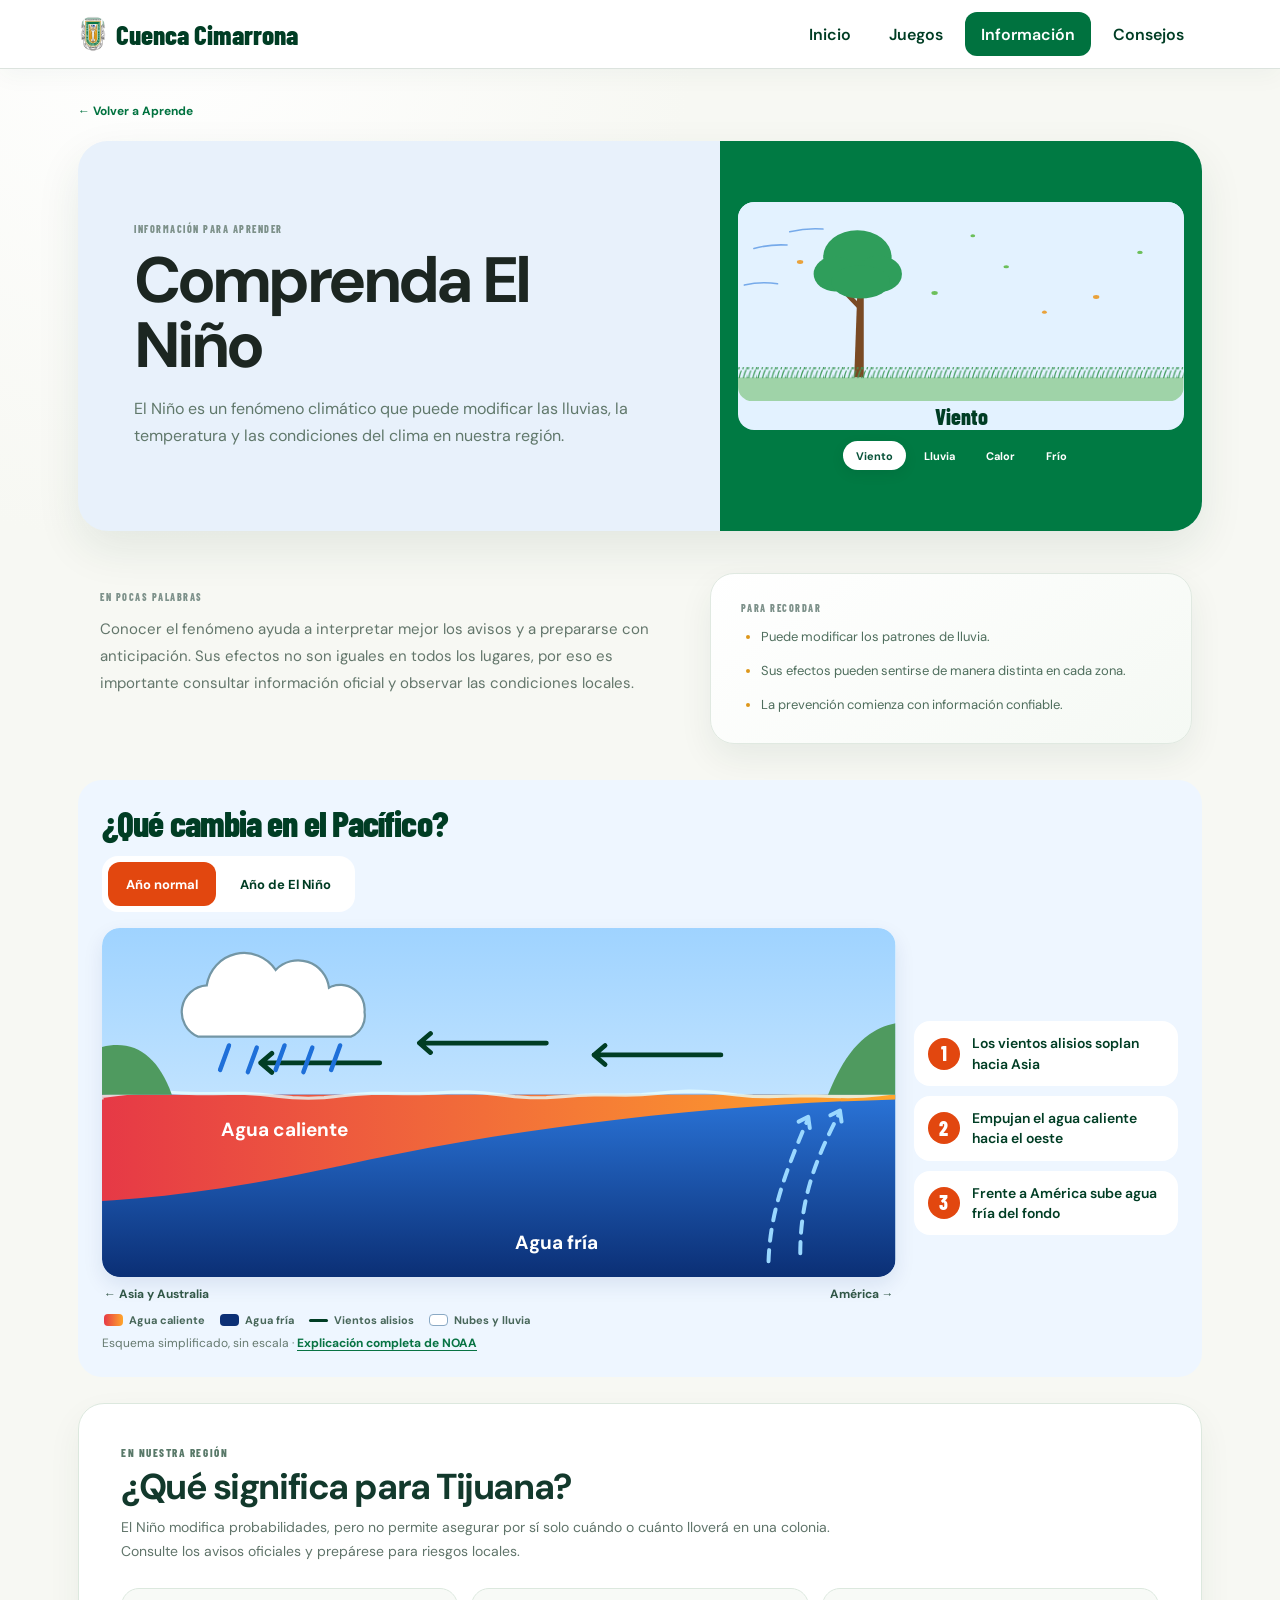
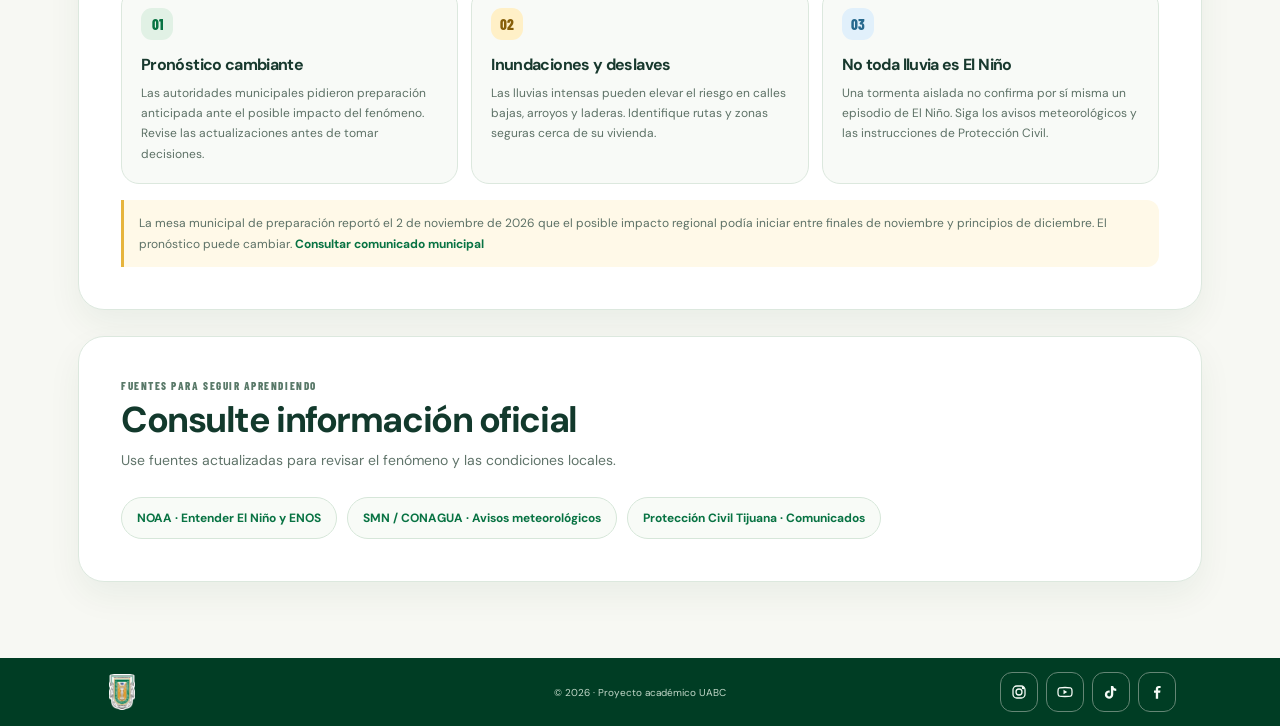
<file: pages/aprende-detalle.html>
<!doctype html>
<html lang="es">
<head>
  <meta charset="utf-8">
  <meta name="viewport" content="width=device-width, initial-scale=1">
  <link rel="icon" type="image/svg+xml" href="../brand/cimarron.svg">
  <title>Información | Cuenca Cimarrona</title>
  <link rel="stylesheet" href="../css/styles.css">
  <link rel="stylesheet" href="../css/interface-refresh.css?v=20261107-9">
  <script src="../js/app.js?v=20261107-6" defer></script>
</head>
<body class="subpage">
  <a class="skip-link" href="#contenido">Saltar al contenido principal</a>
  <header class="site-header"><div class="header-inner">
    <a class="brand" href="../index.html"><img src="../brand/uabc-escudo-menu.png" alt="Escudo UABC" width="26" height="36"><span><strong>CUENCA</strong><b>CIMARRONA</b></span></a>
    <button class="menu-toggle" id="menuToggle" type="button" aria-expanded="false" aria-controls="siteNav">Menú <span>☰</span></button>
    <nav class="site-nav" id="siteNav" aria-label="Navegación principal"><a href="../index.html">Inicio</a><a href="juegos.html">Juegos</a><a href="aprende.html">Aprende</a><a href="recursos.html">Consejos</a></nav>
  </div></header>
  <main class="page-main lesson-detail-page" id="contenido" tabindex="-1">
    <a class="back-link" href="aprende.html">← Volver a Aprende</a>
    <section class="lesson-detail-hero" id="lessonDetail">
      <div class="lesson-detail-copy"><p class="eyebrow">INFORMACIÓN PARA APRENDER</p><h1></h1><p class="detail-intro"></p></div>
      <img src="../assets/images/hero-el-nino.png" alt="Ilustración de una zona urbana durante la lluvia">
    </section>
    <section class="lesson-detail-content"><div><p class="eyebrow">EN POCAS PALABRAS</p><p class="detail-body"></p></div><aside><p class="eyebrow">PARA RECORDAR</p><ul class="detail-points"></ul></aside></section>
    <div class="lesson-topic-content" id="lessonTopicContent"></div>
  </main>
  <footer class="simple-footer"><a href="aprende.html">← Volver a Aprende</a><span>Cuenca Cimarrona · UABC</span></footer>
</body>
</html>
</file>
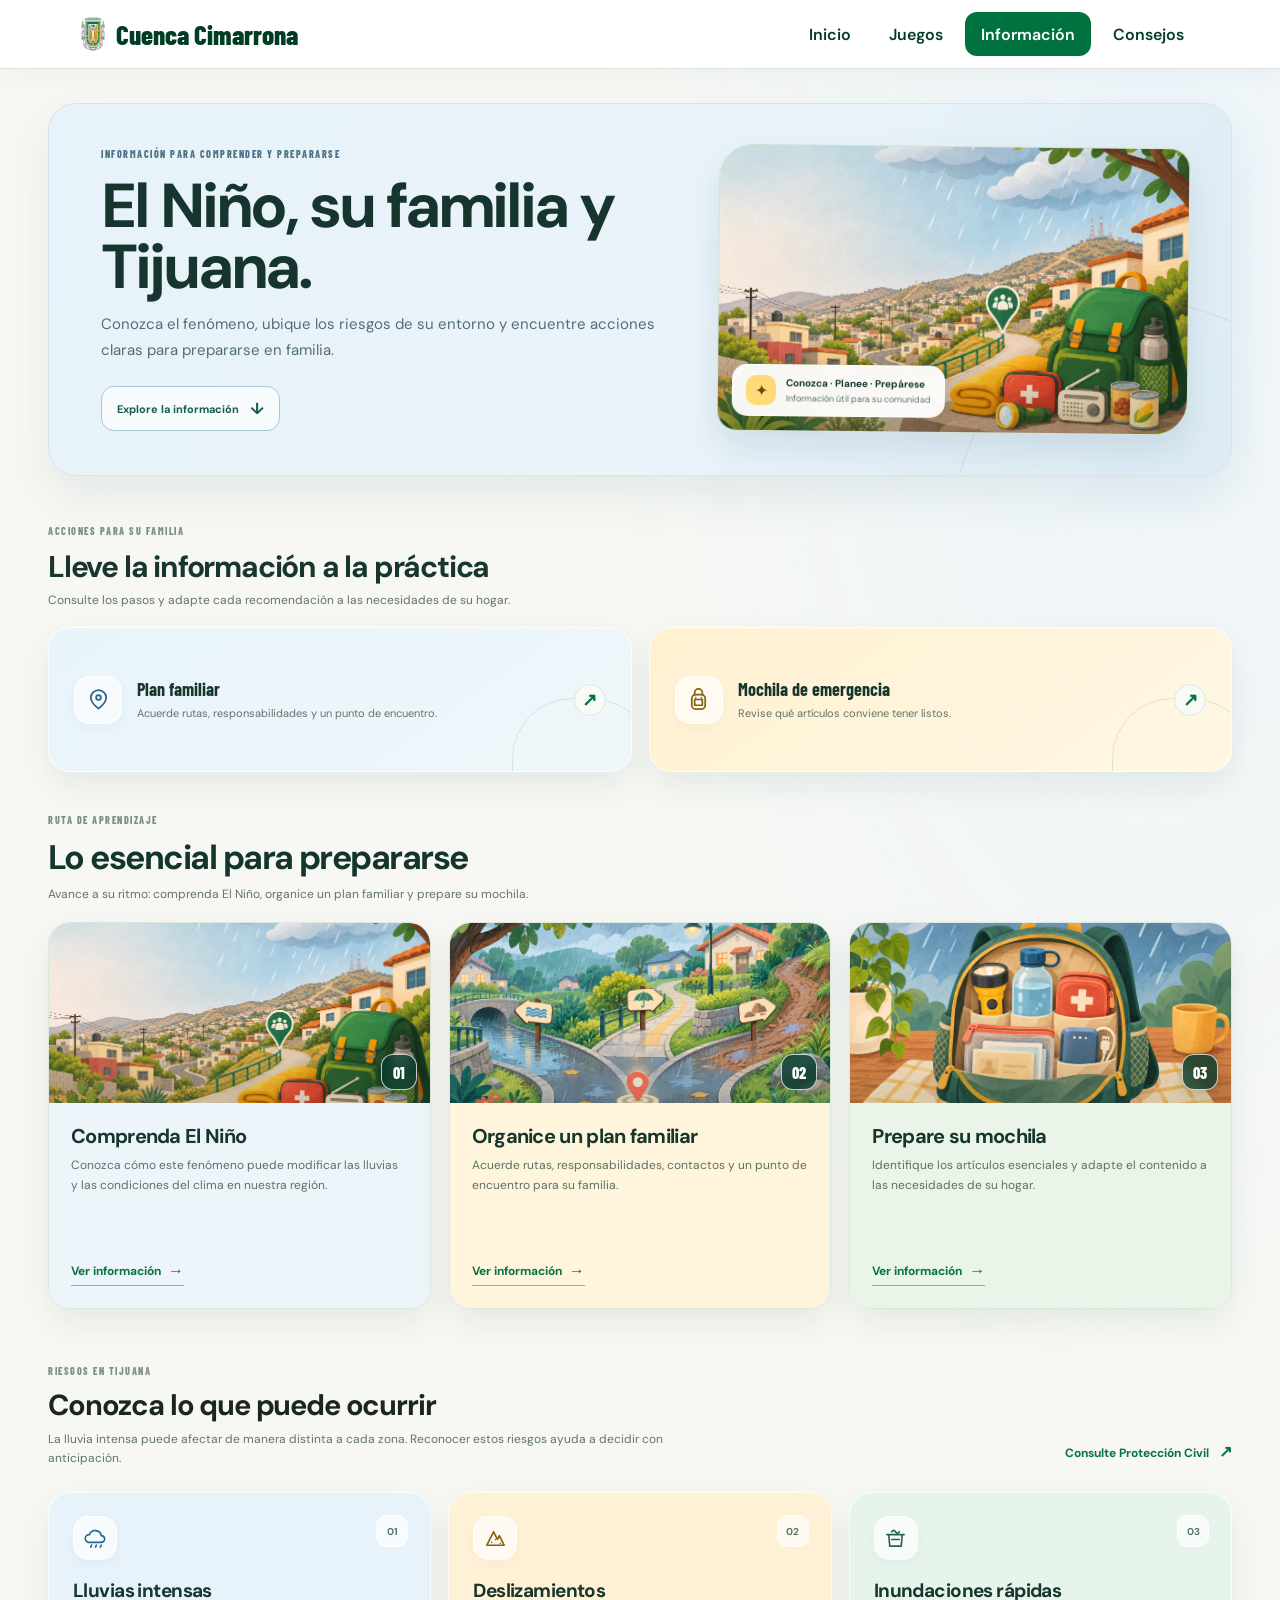
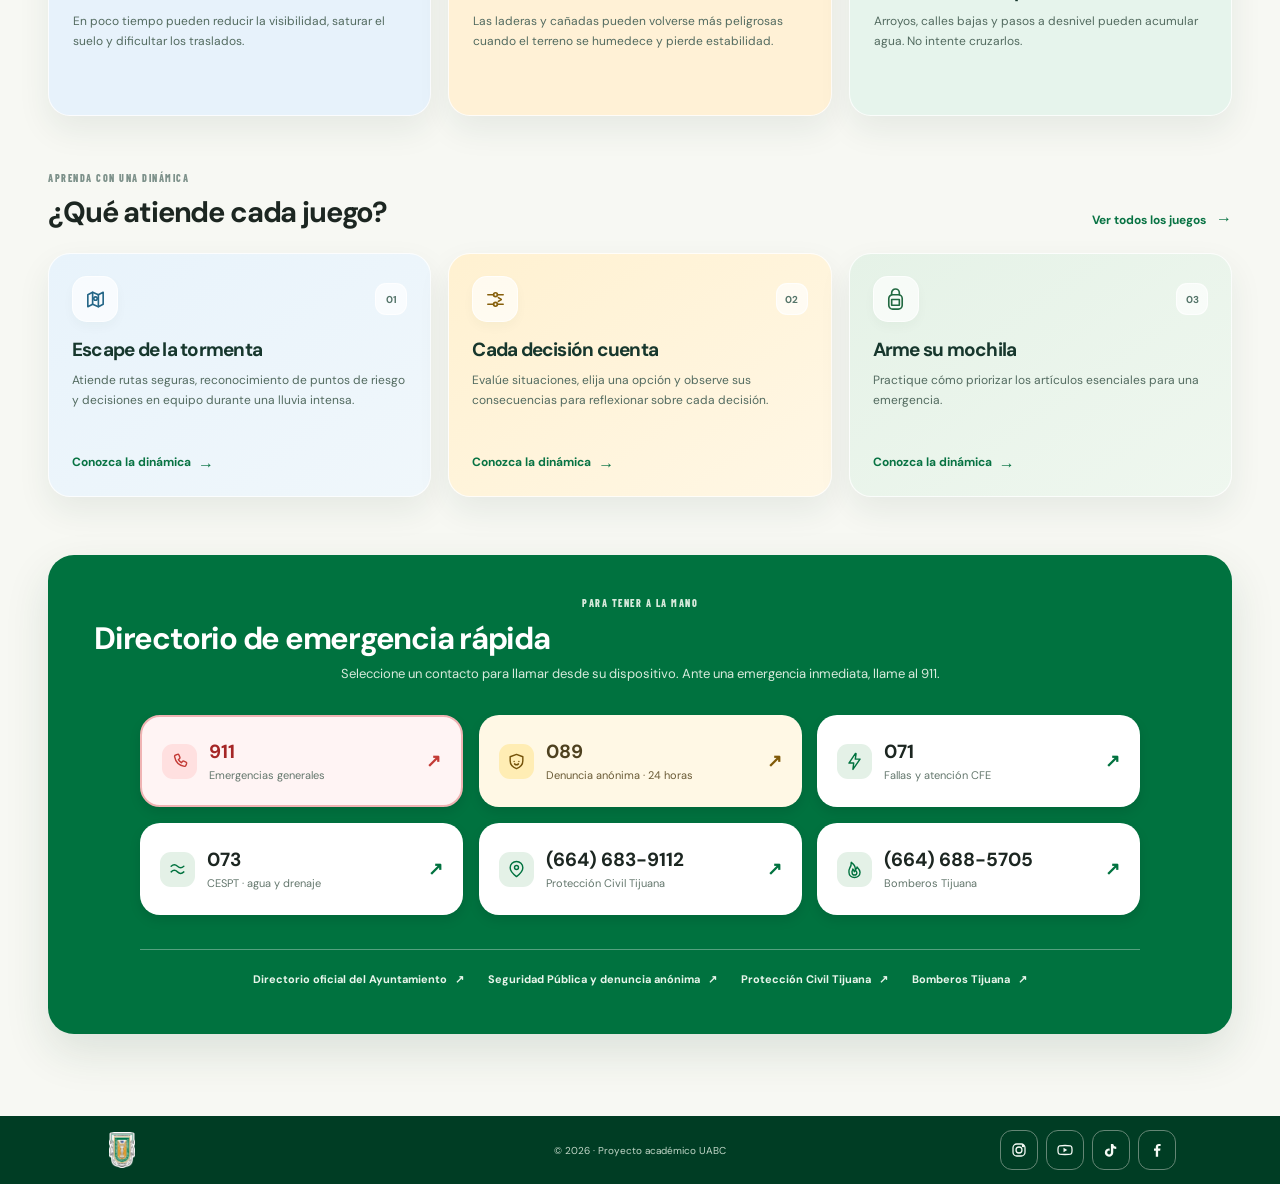
<file: pages/aprende.html>
<!doctype html>
<html lang="es">
<head>
  <meta charset="utf-8">
  <meta name="viewport" content="width=device-width, initial-scale=1">
  <link rel="icon" type="image/svg+xml" href="../brand/cimarron.svg">
  <title>Información | Cuenca Cimarrona</title>
  <link rel="stylesheet" href="../css/styles.css">
  <link rel="stylesheet" href="../css/interface-refresh.css?v=20261107-9">
  <script src="../js/app.js?v=20261107-6" defer></script>
</head>
<body class="subpage information-page">
  <a class="skip-link" href="#contenido">Saltar al contenido principal</a>
  <header class="site-header"><div class="header-inner">
    <a class="brand" href="../index.html"><img src="../brand/uabc-escudo-menu.png" alt="Escudo UABC" width="26" height="36"><span><strong>CUENCA</strong><b>CIMARRONA</b></span></a>
    <button class="menu-toggle" id="menuToggle" type="button" aria-expanded="false" aria-controls="siteNav">Menú <span>☰</span></button>
    <nav class="site-nav" id="siteNav" aria-label="Navegación principal"><a href="../index.html">Inicio</a><a href="juegos.html">Juegos</a><a href="aprende.html">Información</a><a href="recursos.html">Consejos</a></nav>
  </div></header>
  <main class="page-main" id="contenido" tabindex="-1">
    <section class="page-intro tone-blue learn-intro" aria-labelledby="information-title"><div class="learn-intro-copy"><p class="eyebrow">INFORMACIÓN PARA COMPRENDER Y PREPARARSE</p><h1 id="information-title">El Niño, su familia y Tijuana.</h1><p>Conozca el fenómeno, ubique los riesgos de su entorno y encuentre acciones claras para prepararse en familia.</p><a class="learn-intro-link" href="#learning-path">Explore la información <span aria-hidden="true">↓</span></a></div><div class="learn-intro-art"><img src="../assets/images/hero-el-nino.png" alt="Ilustración de Tijuana durante la lluvia, con una ruta segura y artículos de emergencia"><span class="learn-art-note"><i aria-hidden="true">✦</i><span><strong>Conozca · Planee · Prepárese</strong><small>Información útil para su comunidad</small></span></span></div></section>
    <section class="prepare-section" aria-labelledby="prepare-title"><div class="section-head"><div><p class="eyebrow">ACCIONES PARA SU FAMILIA</p><h2 id="prepare-title">Lleve la información a la práctica</h2><p class="information-section-lead">Consulte los pasos y adapte cada recomendación a las necesidades de su hogar.</p></div></div><div class="prepare-shortcuts"><a href="aprende-detalle.html?tema=planfamiliar" class="prepare-shortcut"><span class="prepare-shortcut-icon" aria-hidden="true"><svg viewBox="0 0 24 24"><path d="M20 10.2c0 5.2-8 11.3-8 11.3S4 15.4 4 10.2a8 8 0 1 1 16 0Z"/><circle cx="12" cy="10" r="2.5"/></svg></span><span><strong>Plan familiar</strong><small>Acuerde rutas, responsabilidades y un punto de encuentro.</small></span><b aria-hidden="true">↗</b></a><a href="aprende-detalle.html?tema=mochila" class="prepare-shortcut"><span class="prepare-shortcut-icon" aria-hidden="true"><svg viewBox="0 0 24 24"><path d="M8 7V5a4 4 0 0 1 8 0v2"/><rect x="5" y="7" width="14" height="15" rx="4"/><path d="M8 12h8v6H8zM9 10h.01M15 10h.01"/></svg></span><span><strong>Mochila de emergencia</strong><small>Revise qué artículos conviene tener listos.</small></span><b aria-hidden="true">↗</b></a></div></section>

    <section class="learn-cards-section" id="learning-path" aria-labelledby="learn-title"><div class="learn-heading"><div><p class="eyebrow">RUTA DE APRENDIZAJE</p><h2 id="learn-title">Lo esencial para prepararse</h2><p class="learn-heading-copy">Avance a su ritmo: comprenda El Niño, organice un plan familiar y prepare su mochila.</p></div></div><div class="lesson-card-grid" id="lessonCards" aria-label="Temas para aprender"></div></section>

    <section class="info-section risk-section" id="riesgos" aria-labelledby="risks-title"><div class="section-head"><div><p class="eyebrow">RIESGOS EN TIJUANA</p><h2 id="risks-title">Conozca lo que puede ocurrir</h2><p class="information-section-lead">La lluvia intensa puede afectar de manera distinta a cada zona. Reconocer estos riesgos ayuda a decidir con anticipación.</p></div><a class="text-link" href="https://proteccioncivil.tijuana.gob.mx/" target="_blank" rel="noopener noreferrer">Consulte Protección Civil <span aria-hidden="true">↗</span></a></div><div class="info-card-grid"><article class="info-card info-card-blue"><span class="risk-icon" aria-hidden="true"><svg viewBox="0 0 24 24"><path d="M5 16a4 4 0 0 1 .6-8 6.5 6.5 0 0 1 12.5 1A3.5 3.5 0 1 1 18 16H5Z"/><path d="m8 19-1 2m6-2-1 2m6-2-1 2"/></svg></span><span class="info-card-number">01</span><h3>Lluvias intensas</h3><p>En poco tiempo pueden reducir la visibilidad, saturar el suelo y dificultar los traslados.</p></article><article class="info-card info-card-yellow"><span class="risk-icon" aria-hidden="true"><svg viewBox="0 0 24 24"><path d="m3 19 7-14 4 8 2-4 5 10H3Z"/><path d="M8 16h.01M12 13h.01M17 17h.01"/></svg></span><span class="info-card-number">02</span><h3>Deslizamientos</h3><p>Las laderas y cañadas pueden volverse más peligrosas cuando el terreno se humedece y pierde estabilidad.</p></article><article class="info-card info-card-green"><span class="risk-icon" aria-hidden="true"><svg viewBox="0 0 24 24"><path d="M3 8h18M5 8l1 12h12l1-12M8 5c1.3-2 2.7-2 4 0s2.7 2 4 0"/><path d="M8 13h8"/></svg></span><span class="info-card-number">03</span><h3>Inundaciones rápidas</h3><p>Arroyos, calles bajas y pasos a desnivel pueden acumular agua. No intente cruzarlos.</p></article></div></section>

    <section class="info-section" id="actividades" aria-labelledby="activities-title"><div class="section-head"><div><p class="eyebrow">APRENDA CON UNA DINÁMICA</p><h2 id="activities-title">¿Qué atiende cada juego?</h2></div><a class="text-link" href="juegos.html">Ver todos los juegos <span>→</span></a></div><div class="activity-info-grid"><article class="activity-card activity-card-blue"><div class="activity-card-top"><span class="activity-icon" aria-hidden="true"><svg viewBox="0 0 24 24"><path d="M4 19.5 9 17l6 2.5 5-2.5V4.5L15 7 9 4.5 4 7v12.5Z"/><path d="M9 4.5V17m6-10v12.5"/><circle cx="12" cy="11" r="1.8"/></svg></span><span class="activity-number">01</span></div><h3>Escape de la tormenta</h3><p>Atiende rutas seguras, reconocimiento de puntos de riesgo y decisiones en equipo durante una lluvia intensa.</p><a class="text-link" href="juegos.html">Conozca la dinámica <span>→</span></a></article><article class="activity-card activity-card-yellow"><div class="activity-card-top"><span class="activity-icon" aria-hidden="true"><svg viewBox="0 0 24 24"><path d="M4 7h6m4 0h6M4 17h6m4 0h6"/><circle cx="12" cy="7" r="2"/><circle cx="12" cy="17" r="2"/><path d="m15 10 3 2-3 2"/></svg></span><span class="activity-number">02</span></div><h3>Cada decisión cuenta</h3><p>Evalúe situaciones, elija una opción y observe sus consecuencias para reflexionar sobre cada decisión.</p><a class="text-link" href="juegos.html">Conozca la dinámica <span>→</span></a></article><article class="activity-card activity-card-green"><div class="activity-card-top"><span class="activity-icon" aria-hidden="true"><svg viewBox="0 0 24 24"><path d="M8 7V5a4 4 0 0 1 8 0v2"/><rect x="5" y="7" width="14" height="15" rx="4"/><path d="M8 12h8v6H8z"/></svg></span><span class="activity-number">03</span></div><h3>Arme su mochila</h3><p>Practique cómo priorizar los artículos esenciales para una emergencia.</p><a class="text-link" href="juegos.html">Conozca la dinámica <span>→</span></a></article></div></section>


    <section class="directory-section" id="directorio" aria-labelledby="directory-title"><div class="section-head"><div><p class="eyebrow">PARA TENER A LA MANO</p><h2 id="directory-title">Directorio de emergencia rápida</h2></div></div><p class="directory-note">Si hay peligro inmediato, llame al 911. Para reportar un delito de forma anónima, llame al 089; está disponible las 24 horas.</p><div class="directory-grid"><a class="directory-card directory-card-main" href="tel:911" aria-label="Llamar al 911, emergencias generales"><span class="directory-icon" aria-hidden="true"><svg viewBox="0 0 24 24"><path d="M7.2 3.8 9.5 3a1.5 1.5 0 0 1 1.8.8l1.2 2.8a1.5 1.5 0 0 1-.4 1.7L10.5 9.7a14 14 0 0 0 3.8 3.8l1.4-1.6a1.5 1.5 0 0 1 1.7-.4l2.8 1.2a1.5 1.5 0 0 1 .8 1.8l-.8 2.3a2 2 0 0 1-2 1.4A15.5 15.5 0 0 1 5.8 5.8a2 2 0 0 1 1.4-2Z"/></svg></span><span><strong>911</strong><small>Emergencias generales</small></span><b aria-hidden="true">↗</b></a><a class="directory-card directory-card-anonymous" href="tel:089" aria-label="Llamar al 089, denuncia anónima disponible las 24 horas"><span class="directory-icon" aria-hidden="true"><svg viewBox="0 0 24 24"><path d="M12 3 20 6v5c0 5-3.4 8.3-8 10-4.6-1.7-8-5-8-10V6l8-3Z"/><path d="M9 12h.01M15 12h.01M9.5 15a3.6 3.6 0 0 0 5 0"/></svg></span><span><strong>089</strong><small>Denuncia anónima · 24 horas</small></span><b aria-hidden="true">↗</b></a><a class="directory-card" href="tel:071" aria-label="Llamar al 071, atención de CFE"><span class="directory-icon" aria-hidden="true"><svg viewBox="0 0 24 24"><path d="m13 2-8 12h6l-1 8 9-13h-6l1-7Z"/></svg></span><span><strong>071</strong><small>Fallas y atención CFE</small></span><b aria-hidden="true">↗</b></a><a class="directory-card" href="tel:073" aria-label="Llamar al 073, atención de CESPT"><span class="directory-icon" aria-hidden="true"><svg viewBox="0 0 24 24"><path d="M4 8c2.7-2.6 5.3-2.6 8 0s5.3 2.6 8 0M4 15c2.7-2.6 5.3-2.6 8 0s5.3 2.6 8 0"/></svg></span><span><strong>073</strong><small>CESPT · agua y drenaje</small></span><b aria-hidden="true">↗</b></a><a class="directory-card" href="tel:6646839112" aria-label="Llamar a Protección Civil Tijuana al 664 683 9112"><span class="directory-icon" aria-hidden="true"><svg viewBox="0 0 24 24"><path d="M12 21s8-6.1 8-11.2a8 8 0 1 0-16 0C4 14.9 12 21 12 21Z"/><circle cx="12" cy="9.5" r="2.5"/></svg></span><span><strong>(664) 683-9112</strong><small>Protección Civil Tijuana</small></span><b aria-hidden="true">↗</b></a><a class="directory-card" href="tel:6646885705" aria-label="Llamar a Bomberos Tijuana al 664 688 5705"><span class="directory-icon" aria-hidden="true"><svg viewBox="0 0 24 24"><path d="M12 22c4 0 7-2.8 7-6.5 0-2.7-1.6-4.4-3.8-6.7-.2 2-1.1 2.9-2.1 3.4.2-4.1-2.3-7.3-5.2-9.2.2 3.5-.6 5.5-2 7.4A8 8 0 0 0 5 15.5C5 19.2 8 22 12 22Z"/><path d="M12 19a3 3 0 0 0 3-3c0-1.2-.7-2-1.8-3.2-.2 1.1-.7 1.7-1.5 2-.1-1.5-.8-2.6-1.8-3.4-.1 1.5-.5 2.3-1 3.1A3.2 3.2 0 0 0 9 16a3 3 0 0 0 3 3Z"/></svg></span><span><strong>(664) 688-5705</strong><small>Bomberos Tijuana</small></span><b aria-hidden="true">↗</b></a></div><div class="official-links"><a href="https://www.tijuana.gob.mx/emergencias/" target="_blank" rel="noopener">Directorio oficial del Ayuntamiento <span>↗</span></a><a href="https://policia.tijuana.gob.mx/contacto.aspx" target="_blank" rel="noopener">Seguridad Pública y denuncia anónima <span>↗</span></a><a href="https://proteccioncivil.tijuana.gob.mx/" target="_blank" rel="noopener">Protección Civil Tijuana <span>↗</span></a><a href="https://bomberos.tijuana.gob.mx/" target="_blank" rel="noopener">Bomberos Tijuana <span>↗</span></a></div></section>
  </main>
  <footer class="simple-footer"><a href="../index.html">← Volver al inicio</a><span>Cuenca Cimarrona · UABC</span></footer>
</body>
</html>
</file>
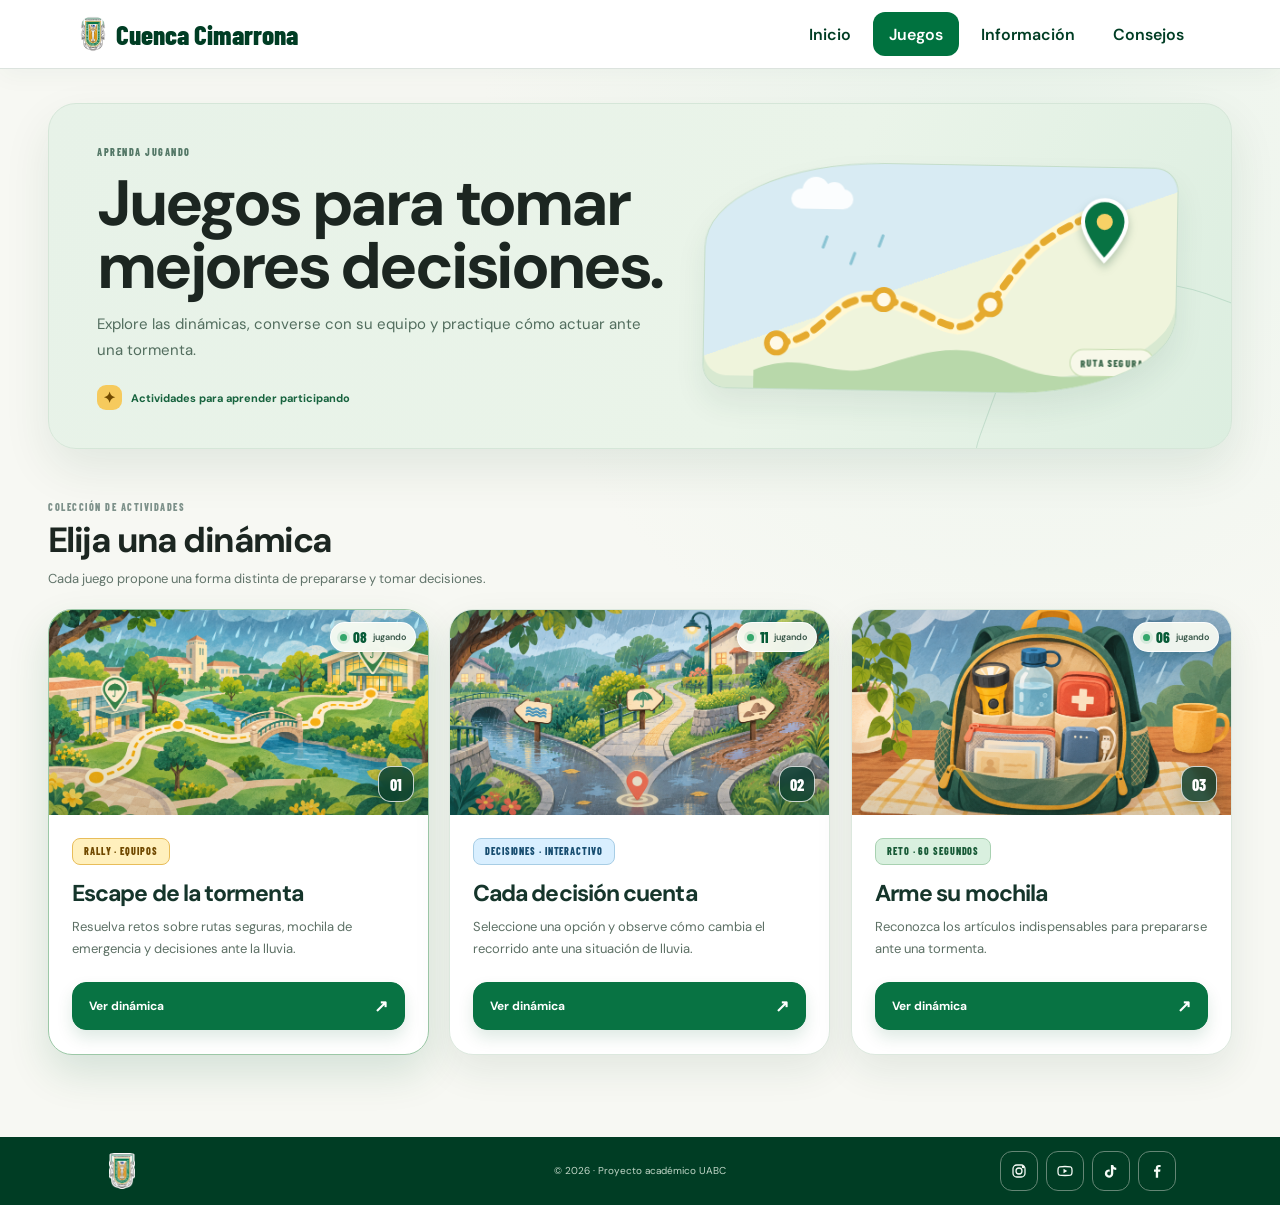
<file: pages/juegos.html>
<!doctype html>
<html lang="es">
<head>
  <meta charset="utf-8">
  <meta name="viewport" content="width=device-width, initial-scale=1">
  <link rel="icon" type="image/svg+xml" href="../brand/cimarron.svg">
  <title>Juegos | Cuenca Cimarrona</title>
  <link rel="stylesheet" href="../css/styles.css">
  <link rel="stylesheet" href="../css/interface-refresh.css?v=20261107-9">
  <script src="../js/app.js?v=20261107-6" defer></script>
</head>
<body class="subpage games-page">
  <a class="skip-link" href="#contenido">Saltar al contenido principal</a>
  <header class="site-header"><div class="header-inner">
    <a class="brand" href="../index.html"><img src="../brand/uabc-escudo-menu.png" alt="Escudo UABC" width="26" height="36"><span><strong>CUENCA</strong><b>CIMARRONA</b></span></a>
    <button class="menu-toggle" id="menuToggle" type="button" aria-expanded="false" aria-controls="siteNav">Menú <span>☰</span></button>
    <nav class="site-nav" id="siteNav" aria-label="Navegación principal"><a href="../index.html">Inicio</a><a href="juegos.html">Juegos</a><a href="aprende.html">Aprende</a><a href="recursos.html">Consejos</a></nav>
  </div></header>

  <main class="page-main games-library" id="contenido" tabindex="-1">
    <section class="page-intro tone-green games-intro" aria-labelledby="games-title">
      <div class="games-intro-copy"><p class="eyebrow">APRENDA JUGANDO</p><h1 id="games-title">Juegos para tomar mejores decisiones.</h1><p>Explore las dinámicas, converse con su equipo y practique cómo actuar ante una tormenta.</p><div class="games-intro-note"><span aria-hidden="true">✦</span><span>Actividades para aprender participando</span></div></div>
      <div class="games-intro-art" aria-hidden="true"><span class="games-art-cloud"></span><span class="games-art-rain rain-a"></span><span class="games-art-rain rain-b"></span><span class="games-art-rain rain-c"></span><svg viewBox="0 0 460 280" role="presentation"><path class="route-shadow" d="M28 224 C94 220 91 157 160 168 S249 232 292 172 342 91 432 52"/><path class="route-line" d="M28 224 C94 220 91 157 160 168 S249 232 292 172 342 91 432 52"/><circle class="route-point" cx="28" cy="224" r="12"/><circle class="route-point" cx="160" cy="168" r="12"/><circle class="route-point" cx="292" cy="172" r="12"/><g class="route-pin" transform="translate(405 40)"><path d="M27 0C12 0 0 12 0 27c0 20 27 48 27 48s27-28 27-48C54 12 42 0 27 0Z"/><circle cx="27" cy="27" r="10"/></g><path class="art-hill" d="M0 258c66-28 95 13 155-7s99-33 156-9 94 23 149 2v36H0Z"/></svg><span class="games-art-label">RUTA SEGURA</span></div>
    </section>
    <section class="games-collection" aria-labelledby="all-games-title"><div class="section-head library-heading"><div><p class="eyebrow">COLECCIÓN DE ACTIVIDADES</p><h2 id="all-games-title">Elija una dinámica</h2><p class="games-collection-lead">Cada juego propone una forma distinta de prepararse y tomar decisiones.</p></div></div>
      <div class="game-library-grid">
        <article class="game-library-card featured-game"><div class="game-card-image"><img src="../assets/images/game-rally.png" alt="Ilustración de una ruta de rally durante la lluvia" loading="lazy"><span class="game-image-mark" aria-hidden="true">01</span><span class="game-playing-badge" aria-label="8 personas jugando"><i aria-hidden="true"></i><strong>08</strong><span>jugando</span></span></div><div class="game-card-body"><span class="game-tag">RALLY · EQUIPOS</span><h3>Escape de la tormenta</h3><p>Resuelva retos sobre rutas seguras, mochila de emergencia y decisiones ante la lluvia.</p><button class="button button-primary game-action" type="button" data-game="rally" aria-controls="gameDetail" aria-expanded="false">Ver dinámica <span aria-hidden="true">↗</span></button></div></article>
        <article class="game-library-card"><div class="game-card-image"><img src="../assets/images/game-decisions.png" alt="Ilustración de caminos que representan distintas decisiones" loading="lazy"><span class="game-image-mark" aria-hidden="true">02</span><span class="game-playing-badge" aria-label="11 personas jugando"><i aria-hidden="true"></i><strong>11</strong><span>jugando</span></span></div><div class="game-card-body"><span class="game-tag blue-tag">DECISIONES · INTERACTIVO</span><h3>Cada decisión cuenta</h3><p>Seleccione una opción y observe cómo cambia el recorrido ante una situación de lluvia.</p><button class="button button-primary game-action" type="button" data-game="decisiones" aria-controls="gameDetail" aria-expanded="false">Ver dinámica <span aria-hidden="true">↗</span></button></div></article>
        <article class="game-library-card"><div class="game-card-image"><img src="../assets/images/game-backpack.png" alt="Ilustración de una mochila con artículos de emergencia" loading="lazy"><span class="game-image-mark" aria-hidden="true">03</span><span class="game-playing-badge" aria-label="6 personas jugando"><i aria-hidden="true"></i><strong>06</strong><span>jugando</span></span></div><div class="game-card-body"><span class="game-tag green-tag">RETO · 60 SEGUNDOS</span><h3>Arme su mochila</h3><p>Reconozca los artículos indispensables para prepararse ante una tormenta.</p><button class="button button-primary game-action" type="button" data-game="mochila" aria-controls="gameDetail" aria-expanded="false">Ver dinámica <span aria-hidden="true">↗</span></button></div></article>
      </div>
      <aside class="game-detail-panel" id="gameDetail" aria-live="polite" aria-labelledby="game-detail-title" hidden><div><p class="eyebrow">DETALLE DE LA DINÁMICA</p><h2 id="game-detail-title"></h2><p class="game-detail-text"></p></div><div class="game-detail-steps"><strong>Cómo participar</strong><ol></ol></div></aside>
    </section>
  </main>
  <footer class="simple-footer"><a href="../index.html">← Volver al inicio</a><span>Cuenca Cimarrona · UABC</span></footer>
</body>
</html>
</file>
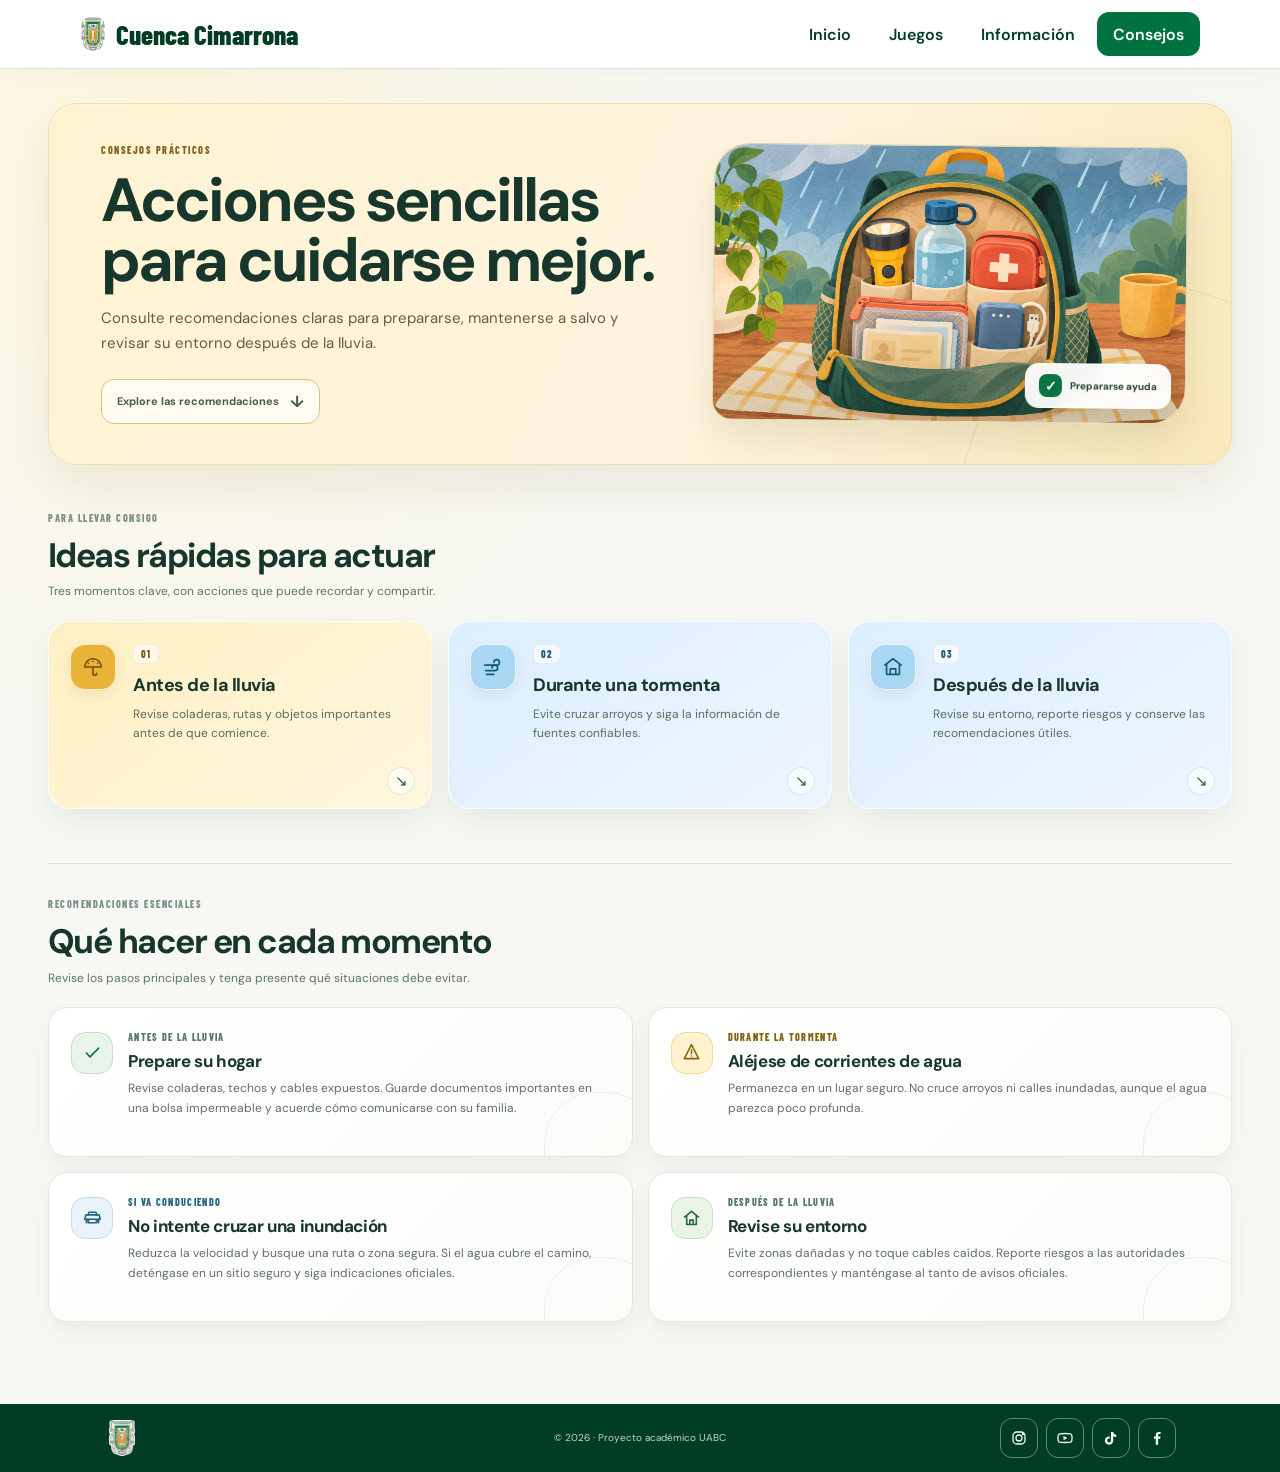
<file: pages/recursos.html>
<!doctype html>
<html lang="es">
<head>
  <meta charset="utf-8">
  <meta name="viewport" content="width=device-width, initial-scale=1">
  <link rel="icon" type="image/svg+xml" href="../brand/cimarron.svg">
  <title>Consejos | Cuenca Cimarrona</title>
  <link rel="stylesheet" href="../css/styles.css">
  <link rel="stylesheet" href="../css/interface-refresh.css?v=20261107-9">
  <script src="../js/app.js?v=20261107-6" defer></script>
</head>
<body class="subpage advice-page">
  <a class="skip-link" href="#contenido">Saltar al contenido principal</a>
  <header class="site-header"><div class="header-inner">
    <a class="brand" href="../index.html"><img src="../brand/uabc-escudo-menu.png" alt="Escudo UABC" width="26" height="36"><span><strong>CUENCA</strong><b>CIMARRONA</b></span></a>
    <button class="menu-toggle" id="menuToggle" type="button" aria-expanded="false" aria-controls="siteNav">Menú <span>☰</span></button>
    <nav class="site-nav" id="siteNav" aria-label="Navegación principal"><a href="../index.html">Inicio</a><a href="juegos.html">Juegos</a><a href="aprende.html">Información</a><a href="recursos.html">Consejos</a></nav>
  </div></header>
  <main class="page-main" id="contenido" tabindex="-1">
    <section class="page-intro tone-yellow advice-intro" aria-labelledby="page-title">
      <div class="advice-intro-copy">
        <p class="eyebrow">CONSEJOS PRÁCTICOS</p>
        <h1 id="page-title">Acciones sencillas para cuidarse mejor.</h1>
        <p>Consulte recomendaciones claras para prepararse, mantenerse a salvo y revisar su entorno después de la lluvia.</p>
        <a class="advice-start-link" href="#advice-title">Explore las recomendaciones <span aria-hidden="true">↓</span></a>
      </div>
      <div class="advice-intro-art">
        <img src="../assets/images/game-backpack.png" alt="Ilustración de una mochila con agua, linterna, botiquín y documentos protegidos">
        <span class="advice-art-note"><span aria-hidden="true">✓</span> Prepararse ayuda</span>
        <i class="advice-spark advice-spark-one" aria-hidden="true">✳</i>
        <i class="advice-spark advice-spark-two" aria-hidden="true">✳</i>
      </div>
    </section>

    <section class="advice-preview" aria-labelledby="advice-title">
      <div class="section-head"><div><p class="eyebrow">PARA LLEVAR CONSIGO</p><h2 id="advice-title">Ideas rápidas para actuar</h2><p class="advice-section-lead">Tres momentos clave, con acciones que puede recordar y compartir.</p></div></div>
      <div class="resource-grid" id="resourceGrid"></div>
    </section>

    <section class="advice-details" aria-labelledby="details-title">
      <div class="section-head"><div><p class="eyebrow">RECOMENDACIONES ESENCIALES</p><h2 id="details-title">Qué hacer en cada momento</h2><p class="advice-section-lead">Revise los pasos principales y tenga presente qué situaciones debe evitar.</p></div></div>
      <div class="checklist">
        <article id="antes"><span class="check-icon" aria-hidden="true"><svg viewBox="0 0 24 24"><path d="M5 12.5 9.2 17 19 7"></path></svg></span><div><span class="advice-phase">ANTES DE LA LLUVIA</span><h3>Prepare su hogar</h3><p>Revise coladeras, techos y cables expuestos. Guarde documentos importantes en una bolsa impermeable y acuerde cómo comunicarse con su familia.</p></div></article>
        <article id="durante"><span class="check-icon" aria-hidden="true"><svg viewBox="0 0 24 24"><path d="M12 3 3.8 19h16.4L12 3Z"></path><path d="M12 9v4m0 3h.01"></path></svg></span><div><span class="advice-phase">DURANTE LA TORMENTA</span><h3>Aléjese de corrientes de agua</h3><p>Permanezca en un lugar seguro. No cruce arroyos ni calles inundadas, aunque el agua parezca poco profunda.</p></div></article>
        <article id="manejo"><span class="check-icon" aria-hidden="true"><svg viewBox="0 0 24 24"><path d="M3 14h18l-1.5-5h-15L3 14Z"></path><path d="M5 14v4m14-4v4M7 18h10M7 9l1-3h8l1 3"></path><circle cx="7" cy="15.5" r=".8"></circle><circle cx="17" cy="15.5" r=".8"></circle></svg></span><div><span class="advice-phase">SI VA CONDUCIENDO</span><h3>No intente cruzar una inundación</h3><p>Reduzca la velocidad y busque una ruta o zona segura. Si el agua cubre el camino, deténgase en un sitio seguro y siga indicaciones oficiales.</p></div></article>
        <article id="despues"><span class="check-icon" aria-hidden="true"><svg viewBox="0 0 24 24"><path d="M4 11.5 12 5l8 6.5"></path><path d="M6.5 10.5V20h11v-9.5M10 20v-5h4v5"></path></svg></span><div><span class="advice-phase">DESPUÉS DE LA LLUVIA</span><h3>Revise su entorno</h3><p>Evite zonas dañadas y no toque cables caídos. Reporte riesgos a las autoridades correspondientes y manténgase al tanto de avisos oficiales.</p></div></article>
      </div>
    </section>
  </main>
  <footer class="simple-footer"><a href="../index.html">← Volver al inicio</a><span>Cuenca Cimarrona · UABC</span></footer>
</body>
</html>
</file>
<file: css/styles.css>
:root{--green:#087343;--deep:#063b2d;--gold:#e5a72d;--ink:#162d28;--muted:#6d7d78;--cream:#f7f8f3;--line:#dfe8e1;--white:#fff;font-family:Segoe UI,Arial,sans-serif;color:var(--ink);background:var(--cream)}*{box-sizing:border-box}html{scroll-behavior:smooth}body{margin:0;min-width:320px;background:var(--cream)}a{color:inherit;text-decoration:none}button{font:inherit;cursor:pointer;border:0}.site-header{position:sticky;z-index:10;top:0;border-bottom:1px solid #09402b1f;background:#f7f8f3f2;backdrop-filter:blur(12px)}.header-inner{max-width:1180px;height:78px;display:flex;align-items:center;justify-content:space-between;margin:auto;padding:0 28px}.brand{display:flex;align-items:center;gap:11px}.brand img,.footer-brand img{width:45px;height:45px}.brand strong,.brand b{display:block;line-height:1}.brand strong{font-size:16px;letter-spacing:.08em}.brand b{margin-top:5px;color:var(--green);font-size:11px;letter-spacing:.22em}.site-nav{display:flex;align-items:center;gap:26px;color:#52635d;font-size:13px;font-weight:600}.site-nav a{padding:29px 0 25px;border-bottom:3px solid transparent}.site-nav a:hover,.site-nav a.active{color:var(--green);border-bottom-color:var(--gold)}.site-nav .nav-cta{padding:11px 15px;border:1px solid #bfd3c5;border-radius:10px;color:var(--green);background:#fff}.site-nav .nav-cta:hover{background:#eef7f0}.nav-cta span{margin-left:8px}.menu-toggle{display:none;color:var(--green);background:none;font-weight:700}.menu-toggle span{margin-left:8px;font-size:18px}.hero-section{overflow:hidden;color:#fff;background:linear-gradient(120deg,#063b2d,#087343 63%,#0b8050)}.hero-inner{max-width:1180px;min-height:545px;display:grid;grid-template-columns:1.05fr .95fr;align-items:center;gap:35px;margin:auto;padding:67px 28px 55px}.hero-copy{position:relative;z-index:1}.eyebrow{margin:0 0 13px;color:#7d918a;font-size:10px;font-weight:800;letter-spacing:.15em}.hero-section .eyebrow{color:#c8decf}.eyebrow-dot{display:inline-block;width:7px;height:7px;margin-right:8px;border-radius:50%;background:var(--gold)}h1,h2,h3,p{margin-top:0}.hero-copy h1{max-width:670px;margin-bottom:18px;font-size:clamp(39px,5vw,67px);line-height:1.02;letter-spacing:-.055em}.hero-copy h1 em{color:#f3c65c;font-style:normal}.hero-text{max-width:550px;color:#d7e9dc;font-size:16px;line-height:1.65}.hero-actions{display:flex;align-items:center;gap:19px;margin:28px 0 32px}.button{display:inline-flex;align-items:center;justify-content:center;gap:12px;padding:13px 18px;border-radius:11px;font-size:12px;font-weight:800}.button-primary{color:var(--deep);background:#f5c452;box-shadow:0 10px 22px #002e1c38}.button-primary:hover{background:#ffd778}.button-quiet{color:#e5f2e8}.button-quiet:hover{color:#f5c452}.hero-note{display:flex;align-items:center;gap:12px}.hero-note small,.hero-note strong{display:block}.hero-note strong{font-size:11px}.hero-note small{margin-top:4px;color:#a9c5b1;font-size:10px}.note-icon{display:grid;place-items:center;width:31px;height:31px;border:1px solid #81a98f;border-radius:50%;color:#f5c452}.hero-art{position:relative;min-height:355px;border-bottom:3px solid #95bfa4}.sun-orb{position:absolute;top:31px;right:15%;width:83px;height:83px;border-radius:50%;background:#f4c65c;box-shadow:0 0 0 12px #f4c65c22}.cloud{position:absolute;width:95px;height:31px;border-radius:30px;background:#d9f0e1}.cloud:before,.cloud:after{content:"";position:absolute;border-radius:50%;background:inherit}.cloud:before{left:18px;bottom:7px;width:37px;height:37px}.cloud:after{right:19px;bottom:8px;width:32px;height:32px}.cloud-one{top:78px;left:9%;transform:scale(.8)}.cloud-two{top:136px;right:8%;transform:scale(.58);opacity:.7}.rain{position:absolute;top:170px;width:3px;height:29px;border-radius:5px;background:#b7e4d0;transform:rotate(25deg)}.rain-one{left:22%}.rain-two{left:31%;top:190px}.rain-three{right:20%;top:187px}.hill{position:absolute;bottom:0;border-radius:100% 100% 0 0}.hill-back{left:5%;width:55%;height:150px;background:#0b6744;transform:rotate(-7deg)}.hill-front{right:-10%;width:84%;height:125px;background:#064f38;transform:rotate(5deg)}.city-card{position:absolute;z-index:2;right:25%;bottom:58px;display:flex;align-items:center;gap:9px;padding:13px 15px;border:1px solid #c5e1ca44;border-radius:13px;background:#123e32dd;box-shadow:0 14px 30px #00301e44}.city-card strong,.city-card small{display:block}.city-card strong{font-size:13px}.city-card small{margin-top:4px;color:#a6c7af;font-size:9px}.city-pin{color:#f5c452;font-size:22px}.house{position:absolute;z-index:3;bottom:0;width:56px;height:60px;background:#e2f0df}.house:before{content:"";position:absolute;top:-31px;left:-9px;border-right:37px solid transparent;border-bottom:33px solid #f1c85e;border-left:37px solid transparent}.house i,.house b{position:absolute;bottom:13px;width:14px;height:20px;background:#4e8b6a}.house i{left:11px}.house b{right:11px}.house-one{left:22%;transform:scale(.72)}.house-two{left:39%;transform:scale(.88)}.hero-bottom-line{max-width:1180px;display:flex;justify-content:space-between;margin:auto;padding:0 28px 23px;color:#acd1b7;font-size:9px;font-weight:700;letter-spacing:.12em}.hero-bottom-line span:last-child{color:#f4c65c}.intro-strip,.games-section,.content-section{max-width:1180px;margin:auto;padding:75px 28px}.intro-strip{display:grid;grid-template-columns:1fr 1fr;gap:95px;align-items:center}.intro-strip h2,.section-head h2,.team-section h2{max-width:480px;margin:0;font-size:34px;line-height:1.1;letter-spacing:-.04em}.intro-strip>p{margin:0;color:var(--muted);font-size:14px;line-height:1.8}.section-head{display:flex;align-items:end;justify-content:space-between;margin-bottom:24px}.section-head h2{font-size:29px}.carousel-controls{display:flex;align-items:center;gap:13px}.carousel-controls button{display:grid;place-items:center;width:35px;height:35px;border:1px solid var(--line);border-radius:50%;color:var(--green);background:#fff}.carousel-controls button:hover{color:#fff;background:var(--green)}.carousel-controls span{color:#8b9b94;font-size:10px;font-weight:800;letter-spacing:.12em}.games-section{padding-top:0}.game-carousel{overflow:hidden;border-radius:24px;background:var(--deep);box-shadow:0 19px 35px #0b442e17}.game-slide{display:none;min-height:328px;grid-template-columns:1fr .8fr;gap:25px;padding:42px 47px;color:#fff}.game-slide.active{display:grid}.game-copy{align-self:center}.game-tag{display:inline-block;margin-bottom:18px;padding:6px 9px;border-radius:6px;color:#f5cc64;background:#e5a72d1a;font-size:9px;font-weight:800;letter-spacing:.11em}.blue-tag{color:#9bd0ff;background:#4b9ddd2c}.green-tag{color:#a9e7c2;background:#5ac88d28}.game-copy h3{margin-bottom:12px;font-size:33px;letter-spacing:-.045em}.game-copy p{max-width:420px;margin-bottom:24px;color:#c3d7ca;font-size:13px;line-height:1.65}.outline-button{display:inline-flex;gap:12px;padding:10px 14px;border:1px solid #769785;border-radius:8px;color:#eef9ee;font-size:11px;font-weight:800}.outline-button:hover{border-color:#f5cc64;color:#f5cc64}.game-visual{position:relative;min-height:230px;overflow:hidden;border:1px solid #d6e8dd22;border-radius:17px;background:#154c39}.visual-rally{background:linear-gradient(135deg,#194f3c,#0c332b)}.visual-cloud{position:absolute;top:27px;left:31px;color:#b8e3c9;font-size:48px}.route{position:absolute;height:4px;border-radius:5px;background:#efc453;transform:rotate(-15deg)}.route-a{top:102px;left:33px;width:210px}.route-b{top:152px;left:70px;width:175px;transform:rotate(18deg);background:#7cc7a0}.visual-flag{position:absolute;right:36px;bottom:38px;color:#f5cc64;font-size:29px}.visual-label{position:absolute;color:#b9d7c1;font-size:9px;font-weight:800;letter-spacing:.1em}.label-start{left:28px;bottom:43px}.label-finish{right:26px;top:75px}.visual-path{background:#123f4d}.path-sun{position:absolute;top:25px;right:30px;color:#f5cc64;font-size:38px}.choice{position:absolute;z-index:2;display:grid;place-items:center;width:41px;height:41px;border:2px solid #8dd0d4;border-radius:50%;color:#d8ffff;background:#1c6473;font-weight:800}.choice-one{top:80px;left:29px}.choice-two{top:157px;left:104px;border-color:#efc453;background:#765c25}.choice-three{top:104px;right:45px;border-color:#e99185;background:#813c45}.path-line{position:absolute;top:117px;left:59px;width:170px;height:68px;border-top:2px dashed #9bd5d6;border-right:2px dashed #9bd5d6;transform:rotate(20deg)}.path-question{position:absolute;bottom:24px;left:34px;color:#9dd3d3;font-size:11px;font-weight:800}.visual-backpack{background:#194932}.backpack{position:absolute;left:50%;top:40px;width:108px;height:145px;transform:translateX(-50%);border-radius:29px 29px 20px 20px;background:#d98b4f;box-shadow:inset 0 0 0 8px #c37545}.backpack:before{content:"";position:absolute;top:-21px;left:35px;width:38px;height:42px;border:8px solid #c37545;border-bottom:0;border-radius:20px}.backpack i{position:absolute;top:54px;left:23px;width:61px;height:5px;border-radius:5px;background:#f4c65c}.backpack b{position:absolute;top:75px;left:34px;width:40px;height:40px;border:2px solid #f4c65c;border-radius:50%}.backpack span{position:absolute;bottom:18px;left:32px;color:#fff0bb;font-size:16px;font-weight:900}.backpack-item{position:absolute;display:grid;place-items:center;width:35px;height:35px;border:1px solid #afdaba;border-radius:50%;color:#e8f6b5;background:#28694a}.item-one{top:37px;left:30px}.item-two{right:35px;top:78px}.item-three{bottom:24px;right:25px;color:#f5cc64}.carousel-dots{display:flex;justify-content:center;gap:7px;margin-top:17px}.carousel-dots button{width:7px;height:7px;padding:0;border-radius:50%;background:#c8d2cc}.carousel-dots button.active{width:23px;border-radius:8px;background:var(--gold)}.content-section{padding-top:24px}.text-link{color:var(--green);font-size:11px;font-weight:800}.text-link span{margin-left:7px;font-size:16px}.resource-grid{display:grid;grid-template-columns:repeat(3,1fr);gap:14px}.resource-card{display:flex;gap:14px;min-height:180px;padding:22px;border-radius:18px}.card-yellow{background:#fff1c9}.card-blue{background:#dcecff}.card-green{background:#dff1df}.resource-icon{display:grid;place-items:center;flex:0 0 39px;height:39px;border-radius:12px;color:#fff;background:var(--green);font-size:21px}.card-yellow .resource-icon{color:#62490e;background:#e2aa35}.card-blue .resource-icon{color:#225f87;background:#a3d5f3}.card-green .resource-icon{color:#166641;background:#a8d7ae}.resource-card h3{margin:0 0 8px;font-size:14px}.resource-card p{margin:0 0 17px;color:#65776e;font-size:11px;line-height:1.5}.resource-card a{color:var(--green);font-size:10px;font-weight:800}.resource-card a span{margin-left:6px;font-size:14px}.team-section{padding:67px 28px;background:#e7efe6}.team-inner{max-width:1180px;display:flex;align-items:center;justify-content:space-between;gap:45px;margin:auto}.team-section h2{max-width:530px}.team-section>div>p:not(.eyebrow){max-width:510px;margin:16px 0 0;color:#667971;font-size:13px;line-height:1.6}.team-stats{display:flex;gap:30px}.team-stats div{min-width:85px}.team-stats strong,.team-stats span{display:block}.team-stats strong{color:var(--green);font-size:21px}.team-stats span{margin-top:5px;color:#7b8b82;font-size:10px;line-height:1.35}.site-footer{color:#d5e5da;background:var(--deep)}.footer-main,.footer-bottom{max-width:1180px;margin:auto;padding:34px 28px;display:flex;justify-content:space-between;gap:30px}.footer-brand{display:flex;align-items:center;gap:12px}.footer-brand strong,.footer-brand span{display:block}.footer-brand strong{font-size:13px;letter-spacing:.1em}.footer-brand span{margin-top:6px;color:#8eb09a;font-size:10px}.social-block>p{margin:0 0 11px;color:#b0cab7;font-size:10px}.social-links{display:flex;gap:9px}.social-links a{display:inline-flex;align-items:center;gap:6px;padding:8px 10px;border:1px solid #5f806c;border-radius:8px;color:#eff9ef;font-size:12px}.social-links a:hover{border-color:#f4c65c;color:#f4c65c}.social-links span{font-size:10px}.footer-bottom{padding-top:16px;padding-bottom:20px;border-top:1px solid #5e806b55;color:#88a993;font-size:9px}.footer-bottom span:last-child{text-align:right}@media(max-width:800px){.header-inner{height:70px;padding:0 20px}.menu-toggle{display:block}.site-nav{position:absolute;top:70px;right:20px;left:20px;display:none;align-items:stretch;flex-direction:column;gap:0;padding:8px 15px;border:1px solid var(--line);border-radius:13px;background:#fff;box-shadow:0 15px 30px #163d2920}.site-nav.open{display:flex}.site-nav a,.site-nav .nav-cta{padding:12px 4px;border:0}.site-nav a:hover,.site-nav a.active{border:0}.hero-inner{grid-template-columns:1fr;padding-top:55px}.hero-art{min-height:265px}.hero-copy h1{font-size:clamp(40px,10vw,60px)}.intro-strip{grid-template-columns:1fr;gap:20px}.game-slide{grid-template-columns:1fr;padding:31px}.game-visual{min-height:190px}.team-inner{align-items:flex-start;flex-direction:column}.team-stats{width:100%;justify-content:space-between}.resource-grid{grid-template-columns:1fr 1fr}.footer-main{flex-direction:column}.social-block{align-self:flex-start}}@media(max-width:520px){.hero-bottom-line{font-size:8px}.hero-bottom-line span:last-child{display:none}.intro-strip,.games-section,.content-section{padding-right:20px;padding-left:20px}.section-head{align-items:flex-start;flex-direction:column;gap:17px}.section-head h2{font-size:27px}.game-copy h3{font-size:28px}.resource-grid{grid-template-columns:1fr}.footer-main,.footer-bottom{padding-right:20px;padding-left:20px}.footer-bottom{flex-direction:column;gap:8px}.footer-bottom span:last-child{text-align:left}.social-links{flex-wrap:wrap}.city-card{right:15%;transform:scale(.85);transform-origin:right bottom}}
:focus-visible{outline:3px solid #f2bd43;outline-offset:3px}.skip-link{position:fixed;z-index:20;top:10px;left:10px;padding:10px 14px;border-radius:8px;color:#fff;background:var(--deep);transform:translateY(-150%);transition:transform .2s}.skip-link:focus{transform:translateY(0)}main:focus{outline:none}section{scroll-margin-top:95px}.button,.outline-button{min-height:44px}.carousel-controls button{min-width:44px;min-height:44px}.carousel-dots button{min-width:44px;min-height:34px;position:relative;background:transparent}.carousel-dots button:before{content:"";position:absolute;top:50%;left:50%;width:8px;height:8px;border-radius:50%;background:#c8d2cc;transform:translate(-50%,-50%)}.carousel-dots button.active:before{width:24px;border-radius:8px;background:var(--gold)}.hero-text{font-size:17px}.resource-card p,.team-section>div>p:not(.eyebrow){font-size:13px}.social-links a{min-height:40px}@media(prefers-reduced-motion:reduce){*,*:before,*:after{scroll-behavior:auto!important;transition:none!important;animation:none!important}}
:root{--shadow-soft:0 18px 45px rgba(24,67,45,.09)}body{background:radial-gradient(circle at 12% 0%,#fff 0,#f7f8f3 34rem)}.site-header{box-shadow:0 7px 24px rgba(13,65,42,.04)}.brand img,.footer-brand img{border-radius:14px}.nav-cta,.button,.outline-button,.resource-card,.game-carousel,.detail-card,.learning-flow article,.checklist article{border-radius:18px}.hero-section{position:relative}.hero-section:after{content:"";position:absolute;right:-90px;top:80px;width:270px;height:270px;border:1px solid #b7e1c122;border-radius:46% 54% 60% 40%;transform:rotate(22deg)}.hero-inner,.hero-bottom-line,.intro-strip,.games-section,.content-section,.team-inner,.footer-main,.footer-bottom{position:relative;z-index:1}.resource-card{box-shadow:var(--shadow-soft);border:1px solid #fff9}.resource-card:hover,.detail-card:hover,.learning-flow article:hover{transform:translateY(-4px);box-shadow:0 22px 48px rgba(24,67,45,.13)}.resource-card,.detail-card,.learning-flow article{transition:transform .25s ease,box-shadow .25s ease}.team-section{position:relative;overflow:hidden}.team-section:before{content:"";position:absolute;right:-100px;top:-130px;width:340px;height:340px;border:1px solid #08734326;border-radius:55% 45% 38% 62%;transform:rotate(-25deg)}.social-links a{width:42px;height:42px;justify-content:center;padding:0;border-radius:13px}.social-links svg{width:19px;height:19px;fill:none;stroke:currentColor;stroke-width:1.7;stroke-linecap:round;stroke-linejoin:round}.social-links a:nth-child(2) svg,.social-links a:nth-child(3) svg,.social-links a:nth-child(4) svg{stroke:none;fill:currentColor}.simple-footer{display:flex;justify-content:space-between;max-width:1180px;margin:auto;padding:24px 28px;color:#769182;font-size:11px}.simple-footer a{color:var(--green);font-weight:800}.page-main{max-width:1180px;min-height:calc(100vh - 150px);margin:auto;padding:40px 28px 82px}.page-intro{position:relative;overflow:hidden;margin-bottom:35px;padding:55px 52px;border-radius:32px;background:#e6f0e7}.page-intro:after{content:"";position:absolute;right:-30px;bottom:-105px;width:260px;height:260px;border:1px solid #0873432b;border-radius:57% 43% 65% 35%;transform:rotate(20deg)}.page-intro h1{position:relative;z-index:1;max-width:700px;margin:0 0 15px;font-size:clamp(38px,5vw,61px);line-height:1.02;letter-spacing:-.06em}.page-intro>p:last-child{position:relative;z-index:1;max-width:570px;margin:0;color:#63756a;font-size:16px;line-height:1.65}.tone-blue{background:#e8f1fb}.tone-yellow{background:#fff1cb}.tone-green{background:#e4f0e5}.page-card-grid{display:grid;grid-template-columns:1.4fr 1fr 1fr;gap:16px}.detail-card{min-height:245px;padding:28px;background:#fff;box-shadow:var(--shadow-soft)}.detail-card-feature{color:#fff;background:var(--deep)}.detail-card h2{margin:18px 0 10px;font-size:24px;letter-spacing:-.04em}.detail-card p{margin-bottom:22px;color:#718176;font-size:13px;line-height:1.65}.detail-card-feature p{color:#c7dbca}.number-badge,.flow-number{display:inline-grid;place-items:center;width:38px;height:38px;border-radius:13px;color:var(--green);background:#e4f1e5;font-size:11px;font-weight:900}.detail-card-feature .game-tag{color:#f8d169}.learning-flow{display:grid;grid-template-columns:repeat(3,1fr);gap:16px}.learning-flow article{padding:30px 27px;background:#fff;box-shadow:var(--shadow-soft)}.learning-flow h2{margin:27px 0 9px;font-size:23px}.learning-flow p{margin:0;color:#718176;font-size:13px;line-height:1.65}.flow-number{color:#225f87;background:#e1f0fa}.learning-flow article:nth-child(2) .flow-number{color:#9b6c12;background:#fff0c3}.learning-flow article:nth-child(3) .flow-number{color:#087343;background:#dff1df}.page-note{display:flex;gap:14px;align-items:center;margin-top:18px;padding:18px 22px;border-left:4px solid var(--gold);border-radius:0 15px 15px 0;background:#fff}.page-note strong{font-size:13px}.page-note span{color:#77877c;font-size:12px}.checklist{display:grid;gap:14px;max-width:800px}.checklist article{display:flex;gap:17px;align-items:flex-start;padding:23px 25px;background:#fff;box-shadow:var(--shadow-soft)}.check-icon{display:grid;place-items:center;flex:0 0 34px;height:34px;border-radius:50%;color:#fff;background:var(--green);font-weight:900}.checklist h2{margin:3px 0 7px;font-size:17px}.checklist p{margin:0;color:#718176;font-size:13px;line-height:1.6}.about-layout{display:grid;grid-template-columns:1fr .8fr;gap:60px;align-items:start}.about-layout h2{max-width:510px;margin:0 0 17px;font-size:36px;line-height:1.1;letter-spacing:-.05em}.about-layout>div>p:not(.eyebrow){max-width:570px;color:#718176;font-size:14px;line-height:1.75}.about-list{display:grid;gap:1px;border-top:1px solid var(--line)}.about-list div{display:flex;align-items:center;gap:19px;padding:19px 0;border-bottom:1px solid var(--line)}.about-list strong{color:var(--gold);font-size:13px}.about-list span{font-size:14px;font-weight:700}@media(max-width:800px){.page-main{padding:28px 20px 60px}.page-intro{padding:38px 28px;border-radius:25px}.page-card-grid,.learning-flow,.about-layout{grid-template-columns:1fr}.detail-card{min-height:0}.simple-footer{padding:20px;gap:20px}.hero-section:after{right:-180px}.team-section:before{right:-180px}}@media(max-width:520px){.page-intro h1{font-size:39px}.page-intro>p:last-child{font-size:14px}.simple-footer{flex-direction:column}.simple-footer span{font-size:10px}}
:root{--shadow-image:0 24px 55px rgba(0,42,27,.24)}.hero-image-wrap{position:relative;min-height:390px;overflow:hidden;border:8px solid #f7f8f322;border-radius:34px 34px 80px 34px;box-shadow:var(--shadow-image);transform:rotate(1.2deg);background:#dbece1}.hero-image-wrap:after{content:"";position:absolute;inset:0;background:linear-gradient(90deg,rgba(6,59,45,.08),transparent 42%);pointer-events:none}.hero-image-wrap img{display:block;width:100%;height:100%;min-height:390px;object-fit:cover;object-position:center;border-radius:24px 24px 70px 24px}@media(max-width:800px){.hero-image-wrap{min-height:260px;margin-top:5px;border-radius:24px 24px 55px 24px}.hero-image-wrap img{min-height:260px;border-radius:16px 16px 45px 16px}}
 .emergency-quick{padding:26px 28px 30px;background:#eef5ee;border-bottom:1px solid #dce8de}.emergency-quick-inner{max-width:1180px;margin:auto}.emergency-quick-heading{display:flex;align-items:end;justify-content:space-between;gap:24px;margin-bottom:17px}.emergency-quick-heading .eyebrow{margin-bottom:7px;color:var(--green)}.emergency-quick-heading h2{margin:0;font-size:20px;letter-spacing:-.03em}.emergency-quick-heading p:not(.eyebrow){max-width:430px;margin:0;color:#6c7d73;font-size:11px;line-height:1.5}.emergency-quick-grid{display:grid;grid-template-columns:repeat(5,1fr);gap:10px}.emergency-quick-card{display:flex;align-items:center;gap:9px;min-height:67px;padding:11px 12px;border:1px solid #d6e4d8;border-radius:13px;color:var(--ink);background:#fff;box-shadow:0 5px 14px rgba(24,67,45,.06);transition:transform .2s ease,box-shadow .2s ease}.emergency-quick-card:hover{transform:translateY(-3px);box-shadow:0 10px 20px rgba(24,67,45,.12)}.emergency-quick-main{border-color:#edb7b7;background:#fff6f6}.emergency-quick-icon{display:grid;place-items:center;flex:0 0 29px;height:29px;border-radius:9px;color:var(--green);background:#e2f0e4;font-size:15px}.emergency-quick-main .emergency-quick-icon{color:#bd3636;background:#ffe0e0}.emergency-quick-card>span:nth-child(2){display:flex;flex-direction:column;min-width:0}.emergency-quick-card strong{font-size:14px}.emergency-quick-card small{margin-top:3px;color:#718178;font-size:9px;line-height:1.25}.emergency-quick-card b{margin-left:auto;color:var(--green);font-size:14px}.emergency-quick-note{margin:13px 0 0;color:#718178;font-size:10px}.emergency-quick-link{background:#e4f1e5}@media(max-width:1000px){.emergency-quick-grid{grid-template-columns:repeat(3,1fr)}}@media(max-width:800px){.emergency-quick-heading{align-items:flex-start;flex-direction:column;gap:8px}.emergency-quick-heading p:not(.eyebrow){max-width:600px}}@media(max-width:520px){.emergency-quick{padding:23px 20px 25px}.emergency-quick-grid{grid-template-columns:1fr 1fr}.emergency-quick-card{min-height:62px;padding:10px}.emergency-quick-note{line-height:1.45}}
 .learn-shortcuts{display:grid;grid-template-columns:repeat(3,1fr);gap:12px;margin-top:14px}.learn-shortcut{position:relative;display:flex;flex-direction:column;min-height:125px;padding:20px;border:1px solid var(--line);border-radius:18px;background:#fff;box-shadow:var(--shadow-soft);transition:transform .2s ease,box-shadow .2s ease}.learn-shortcut:hover{transform:translateY(-3px);box-shadow:0 20px 40px rgba(24,67,45,.13)}.learn-shortcut span{color:var(--green);font-size:11px;font-weight:900}.learn-shortcut strong{margin-top:15px;font-size:15px;letter-spacing:-.03em}.learn-shortcut small{max-width:210px;margin-top:7px;color:#6b7e73;font-size:11px;line-height:1.45}.learn-shortcut i{position:absolute;right:18px;bottom:17px;color:var(--green);font-style:normal;font-size:17px}@media(max-width:800px){.learn-shortcuts{grid-template-columns:1fr 1fr}}@media(max-width:520px){.learn-shortcuts{grid-template-columns:1fr}}
 .info-section{margin-top:58px}.info-card-grid,.activity-info-grid{display:grid;grid-template-columns:repeat(3,1fr);gap:16px}.info-card{min-height:220px;padding:28px;border-radius:22px;box-shadow:var(--shadow-soft)}.info-card-blue{background:#e7f2fb}.info-card-yellow{background:#fff1cb}.info-card-green{background:#e2f0e3}.info-card-number{display:grid;place-items:center;width:38px;height:38px;border-radius:13px;color:var(--green);background:#fff9;font-size:11px;font-weight:900}.info-card h3{margin:26px 0 10px;font-size:21px;letter-spacing:-.04em}.info-card p,.activity-info-grid p{margin:0;color:#64776d;font-size:13px;line-height:1.7}.activity-info-grid article{padding:28px;border:1px solid #e1ebe3;border-radius:22px;background:#fff;box-shadow:var(--shadow-soft)}.activity-info-grid h3{margin:22px 0 10px;font-size:21px;letter-spacing:-.04em}.activity-info-grid .text-link{display:inline-flex;margin-top:21px}.directory-section{margin-top:62px;padding:42px 34px 48px;border-radius:26px;background:var(--green);box-shadow:0 18px 45px rgba(24,67,45,.12);text-align:center}.directory-section .section-head{display:block;margin-bottom:8px}.directory-section .eyebrow{color:#d7eadc}.directory-section h2{margin:0;color:#fff;font-size:31px}.directory-note{max-width:none;margin:0 auto 30px;color:#d7eadc;font-size:13px}.directory-grid{max-width:1000px;margin:0 auto 34px;display:grid;grid-template-columns:repeat(3,1fr);gap:16px}.directory-card{display:flex;align-items:center;gap:12px;min-height:92px;padding:17px 20px;border:0;border-radius:13px;color:var(--ink);background:#fff;box-shadow:0 5px 12px rgba(0,0,0,.1);text-align:left;transition:transform .2s ease,box-shadow .2s ease}.directory-card:hover{transform:translateY(-4px);box-shadow:0 12px 22px rgba(0,0,0,.17)}.directory-card-main{border:2px solid #efb3b3;background:#fff4f4;color:#a52626}.directory-icon{display:grid;place-items:center;flex:0 0 35px;height:35px;border-radius:11px;color:var(--green);background:#e4f1e7;font-size:19px}.directory-card-main .directory-icon{color:#c33a35;background:#ffe0e0}.directory-card span:nth-child(2){display:flex;flex-direction:column;min-width:0}.directory-card strong{font-size:19px}.directory-card small{margin-top:4px;color:#64776d;font-size:11px}.directory-card b{margin-left:auto;color:var(--green);font-size:18px}.directory-card-main b{color:#c33a35}.official-links{display:flex;justify-content:center;flex-wrap:wrap;gap:12px 24px;max-width:1000px;margin:0 auto;padding-top:22px;border-top:1px solid #ffffff55}.official-links a{color:#e8f5eb;font-size:11px;font-weight:700}.official-links span{margin-left:5px}@media(max-width:800px){.info-card-grid,.activity-info-grid{grid-template-columns:1fr 1fr}.directory-grid{grid-template-columns:1fr 1fr}}@media(max-width:520px){.info-section{margin-top:42px}.info-card-grid,.activity-info-grid,.directory-grid{grid-template-columns:1fr}.directory-section{padding:34px 20px 38px}.directory-section h2{font-size:27px}}
:root{--shadow-image:0 24px 55px rgba(0,42,27,.24)}.site-nav .nav-cta{display:none}.hero-image-wrap{position:relative;min-height:390px;overflow:hidden;border:8px solid #f7f8f322;border-radius:34px 34px 80px 34px;box-shadow:var(--shadow-image);transform:rotate(1.2deg);background:#dbece1}.hero-image-wrap:after{content:"";position:absolute;inset:0;background:linear-gradient(90deg,rgba(6,59,45,.08),transparent 42%);pointer-events:none}.hero-image-wrap img{display:block;width:100%;height:100%;min-height:390px;object-fit:cover;object-position:center;border-radius:24px 24px 70px 24px}@media(max-width:800px){.hero-image-wrap{min-height:260px;margin-top:5px;border-radius:24px 24px 55px 24px}.hero-image-wrap img{min-height:260px;border-radius:16px 16px 45px 16px}}
:root{--game-image-shadow:0 16px 32px rgba(0,25,17,.18)}.game-image{overflow:hidden;background:#dfeee4;box-shadow:var(--game-image-shadow)}.game-image img{display:block;width:100%;height:100%;min-height:230px;object-fit:cover;transition:transform .45s ease}.game-slide.active .game-image img{transform:scale(1.025)}.game-slide:hover .game-image img{transform:scale(1.045)}@media(prefers-reduced-motion:reduce){.game-image img,.game-slide.active .game-image img,.game-slide:hover .game-image img{transform:none}}
:root{--team-shadow:0 18px 40px rgba(31,75,49,.1)}.team-section{padding:82px 28px;background:#e7efe6}.team-inner{display:grid;grid-template-columns:minmax(0,1.2fr) minmax(390px,.8fr);align-items:center;gap:72px}.team-section h2{max-width:620px;font-size:clamp(31px,4vw,46px);line-height:1.05}.team-section>div>p:not(.eyebrow){max-width:590px;margin-top:20px;line-height:1.7}.team-stats{display:grid;grid-template-columns:repeat(3,1fr);gap:0;padding:23px 8px;border:1px solid #fff;border-radius:24px;background:#f7faf4aa;box-shadow:var(--team-shadow)}.team-stats div{min-width:0;padding:0 17px}.team-stats div+div{border-left:1px solid #cbdccf}.team-stats strong{font-size:25px;letter-spacing:-.04em}.team-stats span{max-width:90px;margin-top:8px;font-size:10px;line-height:1.45}@media(max-width:800px){.team-section{padding:62px 20px}.team-inner{grid-template-columns:1fr;gap:30px}.team-stats{width:100%;max-width:520px}.team-stats div{padding:0 12px}}
.learn-carousel-section{margin-top:22px}.learn-heading{display:flex;align-items:end;justify-content:space-between;margin-bottom:20px}.learn-heading h2{margin:0;font-size:30px;letter-spacing:-.04em}.learn-carousel{overflow:hidden;border-radius:26px;box-shadow:var(--shadow-soft);background:#fff}.lesson-slide{display:none;min-height:300px;grid-template-columns:1fr .8fr;align-items:stretch}.lesson-slide.active{display:grid}.lesson-copy{display:flex;flex-direction:column;justify-content:center;padding:43px 48px}.lesson-number{display:grid;place-items:center;width:40px;height:40px;border-radius:14px;color:var(--green);background:#dcecdf;font-size:12px;font-weight:900}.lesson-copy h3{margin:22px 0 10px;font-size:34px;letter-spacing:-.05em}.lesson-copy p{max-width:440px;margin:0;color:#6b7e73;font-size:14px;line-height:1.75}.lesson-image{min-height:300px;overflow:hidden}.lesson-image img{display:block;width:100%;height:100%;min-height:300px;object-fit:cover}.lesson-yellow .lesson-number{color:#9b6c12;background:#fff0c3}.lesson-blue .lesson-number{color:#225f87;background:#e1f0fa}.lesson-yellow .lesson-copy{background:#fff8df}.lesson-blue .lesson-copy{background:#edf6fd}.lesson-green .lesson-copy{background:#e9f3e9}@media(max-width:700px){.learn-heading{align-items:flex-start;flex-direction:column;gap:18px}.lesson-slide{grid-template-columns:1fr}.lesson-image,.lesson-image img{min-height:180px;height:180px}.lesson-copy{padding:30px}.lesson-copy h3{font-size:29px}}
.advice-preview{margin-top:8px}.advice-details{margin-top:58px}.advice-details .section-head{margin-bottom:20px}.advice-details .checklist{max-width:900px}.checklist h3{margin:3px 0 7px;font-size:17px}.checklist h2{margin:3px 0 7px;font-size:17px}
.library-summary{position:relative;z-index:1;display:flex;gap:0;max-width:620px;margin-top:30px;padding-top:20px;border-top:1px solid #08734326}.library-summary div{min-width:150px;padding-right:25px}.library-summary div+div{padding-left:25px;border-left:1px solid #08734326}.library-summary strong,.library-summary span{display:block}.library-summary strong{color:var(--green);font-size:24px;letter-spacing:-.04em}.library-summary span{margin-top:5px;color:#688071;font-size:10px}.library-heading{align-items:center}.static-note{color:#83948a;font-size:10px}.game-library-grid{display:grid;grid-template-columns:repeat(3,1fr);gap:18px}.game-library-card{overflow:hidden;border:1px solid #e2ebe4;border-radius:24px;background:#fff;box-shadow:var(--shadow-soft);transition:transform .25s ease,box-shadow .25s ease}.game-library-card:hover{transform:translateY(-5px);box-shadow:0 24px 48px rgba(24,67,45,.14)}.game-card-image{height:190px;overflow:hidden;background:#e2eee5}.game-card-image img{display:block;width:100%;height:100%;object-fit:cover;transition:transform .4s ease}.game-library-card:hover .game-card-image img{transform:scale(1.04)}.game-card-body{padding:23px 22px 25px}.game-card-body .game-tag{margin-bottom:13px}.game-card-body h3{margin:0 0 9px;font-size:22px;letter-spacing:-.04em}.game-card-body p{min-height:62px;margin:0 0 18px;color:#718176;font-size:12px;line-height:1.6}.game-card-footer{display:flex;align-items:center;justify-content:space-between;gap:8px;margin-bottom:19px;padding-top:13px;border-top:1px solid #e7eee8}.game-detail{color:#82938a;font-size:10px}.activity-pill{display:inline-flex;align-items:center;gap:5px;color:var(--green);font-size:10px;font-weight:800}.activity-pill i{display:block;width:7px;height:7px;border-radius:50%;background:#5bc48b;box-shadow:0 0 0 4px #5bc48b22}.game-library-card .button{width:100%}.game-library-card .text-link{font-size:11px}@media(max-width:900px){.game-library-grid{grid-template-columns:1fr 1fr}.game-library-card:first-child{grid-column:span 2}}@media(max-width:620px){.library-summary{flex-wrap:wrap;gap:17px}.library-summary div{min-width:110px;padding-right:14px}.library-summary div+div{padding-left:14px}.library-heading{align-items:flex-start}.game-library-grid{grid-template-columns:1fr}.game-library-card:first-child{grid-column:auto}.game-card-image{height:210px}}
.home-carousel-section{padding-top:35px}.carousel-tools{display:flex;align-items:center;gap:22px}.home-carousel{overflow:hidden;border-radius:24px;background:#fff;box-shadow:var(--shadow-soft)}.home-slide{display:none;min-height:270px;grid-template-columns:1fr .72fr}.home-slide.active{display:grid}.home-slide-copy{display:flex;flex-direction:column;justify-content:center;padding:38px 44px}.home-slide-copy h3,.advice-slide-copy h3{margin:18px 0 10px;font-size:30px;letter-spacing:-.05em}.home-slide-copy p{max-width:500px;margin:0;color:#667a6e;font-size:13px;line-height:1.7}.home-slide-image{overflow:hidden}.home-slide-image img{display:block;width:100%;height:100%;min-height:270px;object-fit:cover}.lesson-green .home-slide-copy{background:#e9f3e9}.lesson-yellow .home-slide-copy{background:#fff8df}.lesson-blue .home-slide-copy{background:#edf6fd}.advice-slide{position:relative;display:none;min-height:230px;padding:35px 44px}.advice-slide.active{display:flex;align-items:center}.advice-slide-copy{display:flex;align-items:flex-start;gap:18px;max-width:620px}.advice-slide-copy h3{margin-top:2px;font-size:25px}.advice-slide-copy p{max-width:500px;margin:0 0 20px;color:#667a6e;font-size:13px;line-height:1.65}.advice-slide-copy .text-link{font-size:11px}.advice-slide-mark{position:absolute;right:55px;color:#ffffff99;font-size:110px;font-weight:900;letter-spacing:-.1em}.advice-slide .resource-icon{flex-basis:48px;height:48px;font-size:22px}.advice-slide.card-yellow{background:#fff1c9}.advice-slide.card-blue{background:#dcecff}.advice-slide.card-green{background:#dff1df}@media(max-width:800px){.carousel-tools{align-items:flex-start;flex-direction:column;gap:14px}.home-slide{grid-template-columns:1fr}.home-slide-image img{height:190px;min-height:190px}.home-slide-copy{padding:31px}.advice-slide{padding:31px}.advice-slide-mark{right:25px;font-size:80px}}@media(max-width:520px){.home-slide-copy h3,.advice-slide-copy h3{font-size:26px}.advice-slide-copy{gap:12px}.advice-slide-mark{display:none}}
 .game-library-card .game-action{cursor:pointer}.game-detail-panel{display:grid;grid-template-columns:1.15fr .85fr;gap:30px;margin-top:28px;padding:32px 36px;border:1px solid #dce9df;border-radius:24px;background:#e8f2e8;box-shadow:var(--shadow-soft)}.game-detail-panel[hidden]{display:none}.game-detail-panel h2{margin:0 0 10px;font-size:28px;letter-spacing:-.04em}.game-detail-text{max-width:590px;margin:0;color:#64786b;font-size:13px;line-height:1.7}.game-detail-steps{padding-left:26px;border-left:1px solid #c5ddca;color:#365b48;font-size:12px}.game-detail-steps strong{display:block;margin-bottom:10px;color:var(--green)}.game-detail-steps ol{margin:0;padding-left:19px;color:#60796a;line-height:1.8}@media(max-width:620px){.game-detail-panel{grid-template-columns:1fr;padding:25px}.game-detail-steps{padding-top:20px;padding-left:0;border-top:1px solid #c5ddca;border-left:0}}
 .lesson-more{display:inline-flex;align-items:center;margin-top:22px}.lesson-detail-page{padding-top:30px}.back-link{display:inline-flex;margin-bottom:22px;color:var(--green);font-size:12px;font-weight:800}.lesson-detail-hero{display:grid;grid-template-columns:1fr .75fr;min-height:390px;overflow:hidden;border-radius:30px;background:#e8f1fb;box-shadow:var(--shadow-soft)}.lesson-detail-copy{display:flex;flex-direction:column;justify-content:center;padding:56px}.lesson-detail-copy h1{max-width:620px;margin:0 0 16px;font-size:clamp(40px,5vw,64px);line-height:1.02;letter-spacing:-.06em}.detail-intro{max-width:530px;margin:0;color:#60786b;font-size:16px;line-height:1.7}.lesson-detail-hero>img{width:100%;height:100%;min-height:390px;object-fit:cover}.lesson-detail-content{display:grid;grid-template-columns:1.1fr .9fr;gap:55px;padding:58px 12px}.lesson-detail-content .detail-body{max-width:620px;margin:0;color:#63766b;font-size:15px;line-height:1.85}.lesson-detail-content aside{padding:28px 30px;border-radius:22px;background:#fff;box-shadow:var(--shadow-soft)}.detail-points{display:grid;gap:13px;margin:0;padding-left:20px;color:#4f6e5d;font-size:13px;line-height:1.6}.detail-points li::marker{color:var(--gold)}@media(max-width:700px){.lesson-detail-hero{grid-template-columns:1fr}.lesson-detail-copy{padding:36px 30px}.lesson-detail-hero>img{min-height:220px;height:220px}.lesson-detail-content{grid-template-columns:1fr;gap:28px;padding:42px 0}}
 .library-summary-single{max-width:220px;margin-left:auto;margin-right:0}.library-summary-single div{min-width:0;padding-right:0}.library-summary-single div+div{padding-left:0;border-left:0}@media(max-width:620px){.library-summary-single{margin-left:0}}
 .advice-pair{grid-template-columns:repeat(2,1fr);gap:14px;padding:14px;background:#fff}.advice-pair .advice-card{display:flex;align-items:flex-start;gap:15px;min-height:230px;padding:30px 28px;border-radius:18px}.advice-pair .advice-card h3{margin:2px 0 10px;font-size:22px;letter-spacing:-.04em}.advice-pair .advice-card p{max-width:340px;margin:0 0 20px;color:#667a6e;font-size:12px;line-height:1.65}.advice-pair .resource-icon{flex-basis:46px;height:46px}.advice-pair .text-link{font-size:10px}@media(max-width:700px){.advice-pair{grid-template-columns:1fr}.advice-pair .advice-card{min-height:180px;padding:25px}}
 .home-carousel .advice-pair{display:none}.home-carousel .advice-pair.active{display:grid}
 .team-copy{max-width:620px}.team-copy h2{max-width:600px}.team-copy>p:not(.eyebrow){max-width:590px}.team-card{min-width:330px;padding:27px 29px;border:1px solid #b9d3bf;border-radius:22px;background:#f7fbf5;box-shadow:0 18px 38px rgba(24,67,45,.1)}.team-card-top{display:flex;align-items:center;justify-content:space-between;gap:15px;padding-bottom:18px;border-bottom:1px solid #d5e4d6}.team-card-mark{color:var(--green);font-size:22px;font-weight:900;letter-spacing:.08em}.team-card-label{color:#71867a;font-size:10px;font-weight:700}.team-card>strong{display:block;margin-top:22px;font-size:18px;letter-spacing:-.03em}.team-card>p{max-width:250px;margin:8px 0 23px;color:#6b7e73;font-size:12px;line-height:1.6}.team-card-tags{display:flex;flex-wrap:wrap;gap:7px}.team-card-tags span{padding:7px 10px;border-radius:999px;color:#42705a;background:#e2f0e3;font-size:10px;font-weight:800}@media(max-width:800px){.team-card{min-width:0;width:100%;max-width:520px}}
 .social-block>p{display:none}.social-links a:nth-child(2) svg{fill:none;stroke:currentColor;stroke-width:1.7;stroke-linecap:round;stroke-linejoin:round}.social-links a:nth-child(2) svg path:first-child{fill:none;stroke:currentColor;stroke-width:1.7}.social-links a:nth-child(2) svg path:last-child{fill:currentColor;stroke:none}
 .game-meta{display:flex;align-items:center;justify-content:space-between;gap:12px;max-width:420px;margin:-4px 0 22px;padding-top:12px;border-top:1px solid #c3d7ca55;color:#9fc2aa;font-size:10px}.game-meta strong{color:#f5cc64;font-size:11px;white-space:nowrap}@media(max-width:520px){.game-meta{align-items:flex-start;flex-direction:column;gap:5px}}
 .game-card-footer .activity-pill{margin-left:auto}
 .team-card-button{width:100%;margin-top:2px}.info-section{margin-top:58px}.info-card-grid,.activity-info-grid{display:grid;grid-template-columns:repeat(3,1fr);gap:16px}.info-card{min-height:220px;padding:28px;border-radius:22px;box-shadow:var(--shadow-soft)}.info-card-blue{background:#e7f2fb}.info-card-yellow{background:#fff1cb}.info-card-green{background:#e2f0e3}.info-card-number{display:grid;place-items:center;width:38px;height:38px;border-radius:13px;color:var(--green);background:#fff9;font-size:11px;font-weight:900}.info-card h3{margin:26px 0 10px;font-size:21px;letter-spacing:-.04em}.info-card p,.activity-info-grid p{margin:0;color:#64776d;font-size:13px;line-height:1.7}.activity-info-grid article{padding:28px;border:1px solid #e1ebe3;border-radius:22px;background:#fff;box-shadow:var(--shadow-soft)}.activity-info-grid h3{margin:22px 0 10px;font-size:21px;letter-spacing:-.04em}.activity-info-grid .text-link{display:inline-flex;margin-top:21px}.directory-section{margin-top:62px;padding:34px;border-radius:26px;background:var(--deep);box-shadow:0 18px 45px rgba(24,67,45,.12)}.directory-section .section-head{margin-bottom:12px}.directory-section .eyebrow,.directory-section h2{color:#fff}.directory-note{max-width:650px;margin:0 0 25px;color:#c7ded0;font-size:13px;line-height:1.6}.directory-grid{display:grid;grid-template-columns:repeat(3,1fr);gap:12px}.directory-card{display:flex;align-items:center;gap:12px;min-height:76px;padding:15px 16px;border:1px solid #7aa48a55;border-radius:15px;color:#eff9ef;background:#0a4b39;transition:transform .2s ease,border-color .2s ease}.directory-card:hover{transform:translateY(-3px);border-color:#f4c65c}.directory-card-main{border-color:#f4c65c;background:#f4c65c;color:var(--deep)}.directory-icon{display:grid;place-items:center;flex:0 0 35px;height:35px;border-radius:11px;color:#f4c65c;background:#ffffff15;font-size:19px}.directory-card-main .directory-icon{color:var(--deep);background:#fff8}.directory-card span:nth-child(2){display:flex;flex-direction:column;min-width:0}.directory-card strong{font-size:14px}.directory-card small{margin-top:4px;color:#b5d2bf;font-size:10px;line-height:1.3}.directory-card-main small{color:#426452}.directory-card b{margin-left:auto;color:#f4c65c;font-size:18px}.directory-card-main b{color:var(--deep)}.official-links{display:flex;flex-wrap:wrap;gap:12px 24px;margin-top:25px;padding-top:20px;border-top:1px solid #6e967c55}.official-links a{color:#d8ebdc;font-size:11px;font-weight:700}.official-links a:hover{color:#f4c65c}.official-links span{margin-left:5px}@media(max-width:800px){.info-card-grid,.activity-info-grid{grid-template-columns:1fr 1fr}.directory-grid{grid-template-columns:1fr 1fr}}@media(max-width:520px){.info-section{margin-top:42px}.info-card-grid,.activity-info-grid,.directory-grid{grid-template-columns:1fr}.directory-section{padding:25px 20px}.official-links{flex-direction:column;gap:13px}}
 .learn-shortcuts{display:grid;grid-template-columns:repeat(3,1fr);gap:12px;margin-top:14px}.learn-shortcut{position:relative;display:flex;flex-direction:column;min-height:125px;padding:20px;border:1px solid var(--line);border-radius:18px;background:#fff;box-shadow:var(--shadow-soft);transition:transform .2s ease,box-shadow .2s ease}.learn-shortcut:hover{transform:translateY(-3px);box-shadow:0 20px 40px rgba(24,67,45,.13)}.learn-shortcut span{color:var(--green);font-size:11px;font-weight:900}.learn-shortcut strong{margin-top:15px;font-size:15px;letter-spacing:-.03em}.learn-shortcut small{max-width:210px;margin-top:7px;color:#6b7e73;font-size:11px;line-height:1.45}.learn-shortcut i{position:absolute;right:18px;bottom:17px;color:var(--green);font-style:normal;font-size:17px}@media(max-width:800px){.learn-shortcuts{grid-template-columns:1fr 1fr}}@media(max-width:520px){.learn-shortcuts{grid-template-columns:1fr}}
 .directory-section{padding:42px 34px 48px;background:var(--green);text-align:center}.directory-section .section-head{display:block;margin-bottom:8px}.directory-section .eyebrow{color:#d7eadc}.directory-section h2{margin:0;color:#fff;font-size:31px}.directory-note{max-width:none;margin:0 auto 30px;color:#d7eadc}.directory-grid{max-width:1000px;margin:0 auto 34px;grid-template-columns:repeat(3,1fr);gap:16px}.directory-card{min-height:92px;padding:17px 20px;border:0;border-radius:13px;color:var(--ink);background:#fff;box-shadow:0 5px 12px rgba(0,0,0,.1);text-align:left}.directory-card:hover{border:0;transform:translateY(-4px);box-shadow:0 12px 22px rgba(0,0,0,.17)}.directory-card-main{border:2px solid #efb3b3;background:#fff4f4;color:#a52626}.directory-card-main:hover{border:2px solid #efb3b3}.directory-icon,.directory-card-main .directory-icon{color:var(--green);background:#e4f1e7}.directory-card-main .directory-icon{color:#c33a35;background:#ffe0e0}.directory-card strong{font-size:19px}.directory-card small,.directory-card-main small{margin-top:4px;color:#64776d;font-size:11px}.directory-card b,.directory-card-main b{color:var(--green)}.directory-card-main b{color:#c33a35}.official-links{justify-content:center;max-width:1000px;margin:0 auto;padding-top:22px;border-top:1px solid #ffffff55}.official-links a{color:#e8f5eb}@media(max-width:800px){.directory-grid{grid-template-columns:1fr 1fr}}@media(max-width:520px){.directory-section{padding:34px 20px 38px}.directory-grid{grid-template-columns:1fr}.directory-section h2{font-size:27px}}
 .emergency-quick{padding:26px 28px 30px;background:#eef5ee;border-bottom:1px solid #dce8de}.emergency-quick-inner{max-width:1180px;margin:auto}.emergency-quick-heading{display:flex;align-items:end;justify-content:space-between;gap:24px;margin-bottom:17px}.emergency-quick-heading .eyebrow{margin-bottom:7px;color:var(--green)}.emergency-quick-heading h2{margin:0;font-size:20px;letter-spacing:-.03em}.emergency-quick-heading p:not(.eyebrow){max-width:430px;margin:0;color:#6c7d73;font-size:11px;line-height:1.5}.emergency-quick-grid{display:grid;grid-template-columns:repeat(5,1fr);gap:10px}.emergency-quick-card{display:flex;align-items:center;gap:9px;min-height:67px;padding:11px 12px;border:1px solid #d6e4d8;border-radius:13px;color:var(--ink);background:#fff;box-shadow:0 5px 14px rgba(24,67,45,.06);transition:transform .2s ease,box-shadow .2s ease}.emergency-quick-card:hover{transform:translateY(-3px);box-shadow:0 10px 20px rgba(24,67,45,.12)}.emergency-quick-main{border-color:#edb7b7;background:#fff6f6}.emergency-quick-icon{display:grid;place-items:center;flex:0 0 29px;height:29px;border-radius:9px;color:var(--green);background:#e2f0e4;font-size:15px}.emergency-quick-main .emergency-quick-icon{color:#bd3636;background:#ffe0e0}.emergency-quick-card>span:nth-child(2){display:flex;flex-direction:column;min-width:0}.emergency-quick-card strong{font-size:14px}.emergency-quick-card small{margin-top:3px;color:#718178;font-size:9px;line-height:1.25}.emergency-quick-card b{margin-left:auto;color:var(--green);font-size:14px}.emergency-quick-note{margin:13px 0 0;color:#718178;font-size:10px}.emergency-quick-link{background:#e4f1e5}@media(max-width:1000px){.emergency-quick-grid{grid-template-columns:repeat(3,1fr)}}@media(max-width:800px){.emergency-quick-heading{align-items:flex-start;flex-direction:column;gap:8px}.emergency-quick-heading p:not(.eyebrow){max-width:600px}}@media(max-width:520px){.emergency-quick{padding:23px 20px 25px}.emergency-quick-grid{grid-template-columns:1fr 1fr}.emergency-quick-card{min-height:62px;padding:10px}.emergency-quick-note{line-height:1.45}}
</file>
<file: css/interface-refresh.css>
@import url('../brand/tokens.css');
@font-face{font-family:"DM Sans";src:url("../assets/dm-sans-latin-400-normal-CW0RaeGs.woff2") format("woff2");font-style:normal;font-weight:400;font-display:swap}
@font-face{font-family:"DM Sans";src:url("../assets/dm-sans-latin-500-normal-B9HHJjqV.woff2") format("woff2");font-style:normal;font-weight:500;font-display:swap}
@font-face{font-family:"DM Sans";src:url("../assets/dm-sans-latin-600-normal-Aqo67rzb.woff2") format("woff2");font-style:normal;font-weight:600;font-display:swap}
@font-face{font-family:"DM Sans";src:url("../assets/dm-sans-latin-700-normal-DvUfVpUG.woff2") format("woff2");font-style:normal;font-weight:700;font-display:swap}
@font-face{font-family:"Barlow Condensed";src:url("../assets/barlow-condensed-latin-600-normal-DepVgxBB.woff2") format("woff2");font-style:normal;font-weight:600;font-display:swap}
@font-face{font-family:"Barlow Condensed";src:url("../assets/barlow-condensed-latin-700-normal-v1xN8_Wq.woff2") format("woff2");font-style:normal;font-weight:700;font-display:swap}
@font-face{font-family:"Barlow Condensed";src:url("../assets/barlow-condensed-latin-800-normal-BKzMuPgK.woff2") format("woff2");font-style:normal;font-weight:800;font-display:swap}

:root{--green:var(--uabc-green);--deep:var(--green-deep);--gold:var(--uabc-gold);--cream:#f7f8f3;--white:#fff;font-family:"DM Sans",Arial,sans-serif}
body{font-family:"DM Sans",Arial,sans-serif;color:var(--ink)}
h1,h2,h3,.brand strong{font-family:"DM Sans",Arial,sans-serif;font-weight:700;letter-spacing:-.04em}
.game-tag,.eyebrow{font-family:"Barlow Condensed","DM Sans",sans-serif}
.site-nav,.button,.text-link,.game-detail-panel,.resource-card,.directory-card{font-family:"DM Sans",Arial,sans-serif}
.page-intro{border-radius:28px;box-shadow:0 18px 42px rgba(0,61,36,.08)}
.page-intro h1{max-width:850px;line-height:.98;letter-spacing:-.035em}
.game-library-card,.info-card,.activity-info-grid article,.resource-card,.checklist article,.directory-card,.game-detail-panel{border-radius:20px}
.game-library-card,.info-card,.activity-info-grid article,.resource-card,.checklist article{transition:transform .22s ease,box-shadow .22s ease}
.game-library-card:hover,.info-card:hover,.activity-info-grid article:hover,.resource-card:hover,.checklist article:hover{transform:translateY(-3px);box-shadow:0 18px 38px rgba(0,61,36,.12)}
.game-card-image img,.lesson-image img{transition:transform .45s ease}
.game-library-card:hover .game-card-image img{transform:scale(1.035)}
.game-library-card .button,.button{border-radius:14px}
.game-detail-panel{border-color:#dce3de;background:#e6f4ec}
.info-card-blue{background:#e7f2fb}.info-card-yellow{background:#fff1d6}.info-card-green{background:#e6f4ec}
.prepare-shortcuts{display:grid;grid-template-columns:repeat(2,minmax(0,1fr));gap:16px;margin-top:24px}
.prepare-shortcut{display:flex;align-items:center;gap:15px;min-height:104px;padding:20px 22px;border:1px solid var(--line);border-radius:20px;color:var(--ink);background:#fff;box-shadow:0 12px 28px rgba(0,61,36,.07);transition:transform .2s ease,border-color .2s ease,box-shadow .2s ease}
.prepare-shortcut:hover{transform:translateY(-3px);border-color:#9bc7a9;box-shadow:0 18px 36px rgba(0,61,36,.12)}
.prepare-shortcut-icon{display:grid;place-items:center;flex:0 0 44px;height:44px;border-radius:15px;color:var(--green);background:#e6f4ec}
.prepare-shortcut-icon svg{width:24px;height:24px;fill:none;stroke:currentColor;stroke-width:1.8;stroke-linecap:round;stroke-linejoin:round}
.prepare-shortcut>span:nth-child(2){display:flex;flex:1;flex-direction:column;gap:5px}
.prepare-shortcut strong{font-family:"Barlow Condensed",sans-serif;font-size:21px;font-weight:700}
.prepare-shortcut small{color:#64766d;font-size:12px;line-height:1.5}
.prepare-shortcut>b{color:var(--green);font-size:18px}
.simple-footer,.site-footer{font-family:"DM Sans",Arial,sans-serif}
/* Encabezado basado en el sistema visual de Hamed */
.site-header{position:relative;z-index:30;width:100%;border-bottom:1px solid var(--line);background:var(--surface)}
.site-header .header-row{display:flex;flex-wrap:wrap;align-items:center;justify-content:space-between;gap:8px 24px;width:min(100% - 40px,1120px);margin:0 auto;padding-block:12px}
.site-header .brand{display:inline-flex;align-items:center;gap:10px;min-height:44px;color:var(--green-deep);font-family:var(--font-heading);font-size:27px;font-weight:800;line-height:1;text-decoration:none}
.site-header .brand img{display:block;width:26px;height:36px;object-fit:contain}
.site-header .site-nav{display:flex;flex-wrap:wrap;gap:6px;margin:0;padding:0;color:var(--green-deep);font-family:var(--font-body);font-size:16px;font-weight:600}
.site-header .nav-link{display:inline-flex;align-items:center;min-height:44px;padding:0 16px;border:0;border-radius:12px;color:var(--green-deep);background:transparent;font:inherit;text-decoration:none;transition:background .15s ease,color .15s ease}
.site-header .nav-link:hover{background:var(--green-tint)}
.site-header .nav-link.active,.site-header .nav-link[aria-current="page"]{color:#fff;background:var(--uabc-green)}
@media(max-width:760px){.site-header .header-row{gap:8px 16px;padding-block:10px 12px}.site-header .site-nav{width:100%;gap:2px}.site-header .nav-link{padding-inline:12px;font-size:15px}}
.advice-preview{margin-top:52px}
.advice-preview .section-head,.advice-details .section-head{align-items:end;margin-bottom:20px}
.advice-preview .section-head h2,.advice-details .section-head h2{font-family:"DM Sans",Arial,sans-serif;font-size:clamp(25px,3vw,32px);line-height:1.15;letter-spacing:-.04em}
.resource-grid{display:grid;grid-template-columns:repeat(2,minmax(0,1fr));gap:16px}
.resource-card{display:flex;align-items:flex-start;gap:18px;min-height:158px;padding:25px;border:1px solid rgba(28,38,33,.06);border-radius:20px;box-shadow:0 12px 28px rgba(0,61,36,.07)}
.resource-card.card-yellow{background:#fff1d6}.resource-card.card-blue{background:#e7f2fb}.resource-card.card-green{background:#e6f4ec}
.resource-icon{display:grid;place-items:center;flex:0 0 46px;width:46px;height:46px;border-radius:15px;color:#725111;background:rgba(221,151,26,.2)}
.card-blue .resource-icon{color:#286b91;background:#c9e8f8}.card-green .resource-icon{color:#287044;background:#c9e5ce}
.resource-icon svg{width:23px;height:23px;fill:none;stroke:currentColor;stroke-width:1.8;stroke-linecap:round;stroke-linejoin:round}
.resource-card>div{min-width:0}.resource-card h3{margin:2px 0 8px;font-family:"DM Sans",Arial,sans-serif;font-size:18px;font-weight:700;line-height:1.3;letter-spacing:-.025em}
.resource-card p{margin:0;color:#5f7267;font-size:13px;line-height:1.65}
.resource-card a{display:inline-flex;align-items:center;gap:7px;margin-top:14px;color:var(--green);font-size:12px;font-weight:700}
.resource-card a:hover{color:var(--deep)}
.advice-details{margin-top:64px;padding-top:38px;border-top:1px solid var(--line)}
.advice-details .checklist{max-width:none;grid-template-columns:repeat(2,minmax(0,1fr));gap:14px}
.advice-details .checklist article{min-height:132px;align-items:flex-start;padding:23px;border:1px solid var(--line);border-radius:18px;background:#fff;box-shadow:0 10px 24px rgba(0,61,36,.055)}
.advice-details .check-icon{flex:0 0 34px;margin-top:1px}
.advice-details .checklist h3{margin:2px 0 7px;font-family:"DM Sans",Arial,sans-serif;font-size:16px;font-weight:700;line-height:1.35}
.advice-details .checklist p{margin:0;color:#64766d;font-size:12px;line-height:1.65}
@media(max-width:620px){.prepare-shortcuts{grid-template-columns:1fr}.page-intro{border-radius:22px}.page-intro h1{font-size:clamp(38px,11vw,54px)}}
@media(max-width:760px){.resource-grid,.advice-details .checklist{grid-template-columns:1fr}.resource-card{min-height:0}.advice-preview{margin-top:38px}.advice-details{margin-top:48px;padding-top:30px}}
@media(prefers-reduced-motion:reduce){.game-library-card,.info-card,.activity-info-grid article,.resource-card,.checklist article,.prepare-shortcut,.game-card-image img,.lesson-image img{transition:none!important}.game-library-card:hover,.info-card:hover,.activity-info-grid article:hover,.resource-card:hover,.checklist article:hover,.prepare-shortcut:hover{transform:none}}

/* Footer compacto compartido: escudo, copyright centrado y redes */
.site-footer{width:100%;color:#d5e5da;background:var(--green-deep)}
.site-footer .footer-main{display:grid;grid-template-columns:1fr auto 1fr;align-items:center;gap:18px;max-width:1120px;margin:0 auto;padding:14px 24px}
.site-footer .footer-brand{grid-column:1;justify-self:start;display:inline-flex;width:max-content}
.site-footer .footer-brand img{display:block;width:36px;height:36px;border-radius:10px;object-fit:contain}
.site-footer .footer-copy{grid-column:2;justify-self:center;color:#c1d7c8;font-size:10px;line-height:1.5;text-align:center;white-space:nowrap}
.site-footer .social-block{grid-column:3;justify-self:end}
.site-footer .social-links{display:flex;align-items:center;gap:8px}
.site-footer .social-links a{display:grid;place-items:center;width:38px;height:38px;padding:0;border:1px solid #648675;border-radius:12px;color:#f5fbf6;background:transparent;transition:transform .22s ease,border-color .22s ease,color .22s ease,background .22s ease,box-shadow .22s ease}
.site-footer .social-links a:hover{transform:translateY(-4px) rotate(-4deg);border-color:#f4c65c;color:#f4c65c;background:#0b8050;box-shadow:0 7px 16px #0002}
.site-footer .social-links a:nth-child(even):hover{transform:translateY(-4px) rotate(4deg)}
.site-footer .social-links svg{display:block;width:18px;height:18px;fill:none;stroke:currentColor;stroke-width:1.7;stroke-linecap:round;stroke-linejoin:round;transition:transform .22s ease}
.site-footer .social-links a:nth-child(2) svg path:last-child{fill:currentColor;stroke:none}
.site-footer .social-links a:nth-child(3) svg,.site-footer .social-links a:nth-child(4) svg{fill:currentColor;stroke:none}
.site-footer .social-links a:hover svg{transform:scale(1.12)}
@media(max-width:700px){.site-footer .footer-main{grid-template-columns:1fr auto;gap:12px 16px;padding:13px 18px}.site-footer .footer-brand{grid-column:1;grid-row:1}.site-footer .social-block{grid-column:2;grid-row:1}.site-footer .footer-copy{grid-column:1/-1;grid-row:2;justify-self:center}}
@media(max-width:380px){.site-footer .footer-main{padding-inline:14px}.site-footer .social-links{gap:5px}.site-footer .social-links a{width:35px;height:35px}.site-footer .footer-copy{font-size:9px}}
@media(prefers-reduced-motion:reduce){.site-footer .social-links a,.site-footer .social-links svg{transition:none}.site-footer .social-links a:hover,.site-footer .social-links a:nth-child(even):hover{transform:none}.site-footer .social-links a:hover svg{transform:none}}

/* Etiquetas del catálogo: tonos legibles y distinguibles */
.game-library-card .game-card-body .game-tag{padding:7px 11px;border:1px solid transparent;border-radius:8px;font-size:10px;font-weight:800;letter-spacing:.09em;line-height:1.1}
.game-library-card .game-card-body .game-tag:not(.blue-tag):not(.green-tag){color:#704900;border-color:#e8bd5a;background:#fff0bd}
.game-library-card .game-card-body .game-tag.blue-tag{color:#174d70;border-color:#a7cde5;background:#d9efff}
.game-library-card .game-card-body .game-tag.green-tag{color:#185a37;border-color:#a8d1b1;background:#d9f0df}

/* Catálogo de juegos: portada ilustrada y tarjetas con jerarquía consistente */
.games-page{background:radial-gradient(ellipse at 80% 12%,#eaf4eb 0,transparent 34rem),var(--cream)}
.games-page .page-main{max-width:1240px;padding-top:34px}
.games-intro{display:grid;grid-template-columns:minmax(0,1.1fr) minmax(280px,.9fr);align-items:center;gap:28px;min-height:310px;margin-bottom:52px;padding:42px 54px 38px 48px;border:1px solid #d5e6d8;background:linear-gradient(115deg,#e7f2e8 0%,#eaf4e9 62%,#dceee0 100%);box-shadow:0 20px 48px rgba(0,61,36,.09)}
.games-intro:after{right:-70px;bottom:-145px;width:310px;height:310px;border-color:#08734324}
.games-intro-copy{position:relative;z-index:2}
.games-intro .eyebrow{margin-bottom:15px;color:#537766}
.games-intro h1{max-width:690px;margin:0 0 14px;font-size:clamp(40px,5.2vw,64px);line-height:.98;letter-spacing:-.05em}
.games-intro-copy>p:not(.eyebrow){max-width:560px;margin:0;color:#526d5e;font-size:15px;line-height:1.7}
.games-intro-note{display:flex;align-items:center;gap:9px;margin-top:22px;color:#17633e;font-size:11px;font-weight:700}
.games-intro-note>span:first-child{display:grid;place-items:center;width:25px;height:25px;border-radius:9px;color:#704900;background:#f6ca5d;font-size:15px;animation:game-sparkle 2.8s ease-in-out infinite}
.games-intro-art{position:relative;z-index:1;min-height:228px;overflow:hidden;border:1px solid #c4ddc9;border-radius:38% 24px 35% 24px;background:linear-gradient(160deg,#d8ebf3 0 49%,#eff4dc 49% 100%);box-shadow:inset 0 -12px 0 #d8e9d1,0 16px 30px rgba(26,80,52,.08);transform:rotate(1deg)}
.games-intro-art svg{position:absolute;inset:0;width:100%;height:100%;overflow:visible}
.route-shadow{fill:none;stroke:#fff8d4;stroke-width:19;stroke-linecap:round;stroke-linejoin:round}
.route-line{fill:none;stroke:#e5aa2e;stroke-width:9;stroke-dasharray:13 12;stroke-linecap:round;stroke-linejoin:round;animation:route-travel 16s linear infinite}
.route-point{fill:#fff9e7;stroke:#e5aa2e;stroke-width:7;animation:route-pulse 2.6s ease-in-out infinite;transform-box:fill-box;transform-origin:center}
.route-point:nth-of-type(3){animation-delay:.45s}.route-point:nth-of-type(4){animation-delay:.9s}
.route-pin path{fill:#087343;stroke:#fff;stroke-width:5;filter:drop-shadow(0 6px 5px #003d2440);animation:pin-bob 2.4s ease-in-out infinite}
.route-pin circle{fill:#f8d166}
.art-hill{fill:#b8d8aa}
.games-art-cloud{position:absolute;top:26px;left:18%;width:62px;height:20px;border-radius:20px;background:#fff;opacity:.9;animation:cloud-drift 5s ease-in-out infinite}
.games-art-cloud:before,.games-art-cloud:after{position:absolute;bottom:5px;border-radius:50%;background:inherit;content:""}
.games-art-cloud:before{left:11px;width:27px;height:27px}.games-art-cloud:after{right:8px;width:22px;height:22px}
.games-art-rain{position:absolute;z-index:1;top:72px;width:3px;height:14px;border-radius:4px;background:#72b7c8;opacity:.75;transform:rotate(20deg);animation:rain-fall 1.3s linear infinite}
.rain-a{left:25%}.rain-b{left:31%;top:88px;animation-delay:.4s}.rain-c{left:37%;top:70px;animation-delay:.8s}
.games-art-label{position:absolute;right:20px;bottom:17px;padding:7px 10px;border:1px solid #c5dcae;border-radius:999px;color:#356346;background:#f7f8e9;font-family:"Barlow Condensed",sans-serif;font-size:10px;font-weight:800;letter-spacing:.12em;transform:rotate(-1deg)}
.games-collection{position:relative}
.games-collection .library-heading{align-items:end;margin-bottom:20px}
.games-collection .library-heading h2{margin:0;color:var(--ink);font-size:clamp(27px,3vw,35px);line-height:1.12;letter-spacing:-.045em}
.games-collection-lead{margin:8px 0 0;color:#61746a;font-size:13px;line-height:1.55}
.games-collection .eyebrow{margin-bottom:8px}
.game-library-grid{grid-template-columns:repeat(3,minmax(0,1fr));gap:20px;align-items:stretch}
.game-library-card{position:relative;display:flex;flex-direction:column;min-width:0;border:1px solid #dce8de;border-radius:24px;background:#fff;box-shadow:0 15px 38px rgba(24,67,45,.09);animation:game-card-enter .55s cubic-bezier(.2,.75,.25,1) both}
.game-library-card:nth-child(2){animation-delay:.1s}.game-library-card:nth-child(3){animation-delay:.2s}
.game-library-card.featured-game{border-color:#9cc8a7;box-shadow:0 18px 42px rgba(0,91,50,.14)}
.game-library-card:hover{transform:translateY(-7px) rotate(-.25deg);box-shadow:0 25px 50px rgba(0,61,36,.16)}
.game-card-image{position:relative;height:205px;background:#e8f0e6}
.game-card-image:after{position:absolute;inset:55% 0 0;background:linear-gradient(180deg,transparent,rgba(13,48,31,.15));content:"";pointer-events:none}
.game-card-image img{object-position:center 48%}
.game-image-mark{position:absolute;z-index:1;right:14px;bottom:13px;display:grid;place-items:center;width:36px;height:36px;border:1px solid #ffffffc4;border-radius:13px;color:#fff;background:#063b2dcc;box-shadow:0 5px 14px #002f1f35;font-family:"Barlow Condensed",sans-serif;font-size:16px;font-weight:800;backdrop-filter:blur(5px);transition:transform .25s ease,background .25s ease}
.game-library-card:hover .game-image-mark{transform:translateY(-3px) rotate(5deg);background:#087343}
.game-card-body{display:flex;flex:1;flex-direction:column;align-items:flex-start;padding:23px 23px 24px}
.game-card-body .game-tag{margin-bottom:15px}
.game-card-body h3{margin:0 0 10px;color:#15352b;font-size:23px;line-height:1.14;letter-spacing:-.04em}
.game-card-body p{flex:1;min-height:0;margin:0 0 23px;color:#5d7065;font-size:13px;line-height:1.65}
.game-playing-count{display:flex;align-items:center;gap:7px;width:100%;margin:0 0 16px;padding:10px 11px;border:1px solid #dce9df;border-radius:13px;color:#50675a;background:#f7faf6;font-size:10px;line-height:1}
.game-playing-count>i,.hambu-playing-count>i{width:8px;height:8px;flex:0 0 8px;border-radius:50%;background:#34a66b;box-shadow:0 0 0 4px #34a66b20;animation:playing-pulse 2.2s ease-in-out infinite}
.game-playing-count>strong{color:#075b37;font-family:"Barlow Condensed",sans-serif;font-size:17px;font-weight:800}
.game-playing-count>small{margin-left:auto;padding:4px 6px;border-radius:6px;color:#687c70;background:#e9f0e9;font-size:8px;font-weight:700;letter-spacing:.04em;text-transform:uppercase}
.game-library-card .game-action{display:inline-flex;justify-content:space-between;gap:12px;width:100%;min-height:47px;margin-top:auto;padding:12px 16px;border:1px solid #087343;color:#fff;background:#087343;box-shadow:0 8px 16px rgba(0,91,50,.13);transition:transform .2s ease,background .2s ease,box-shadow .2s ease}
.game-library-card .game-action:hover{transform:translateY(-2px);background:#005a34;box-shadow:0 12px 20px rgba(0,91,50,.2)}
.game-library-card .game-action span{font-size:17px;transition:transform .2s ease}
.game-library-card .game-action:hover span{transform:translate(2px,-2px)}
.game-library-card .game-action[aria-expanded="true"]{color:#075a36;background:#e4f1e6;box-shadow:inset 0 0 0 1px #a8cdb0}
.game-detail-panel{position:relative;overflow:hidden;margin-top:24px;padding:30px 34px;border:1px solid #bfdac5;border-radius:23px;background:linear-gradient(120deg,#e6f4e9,#f3f7e9);animation:game-detail-enter .35s ease-out both}
.game-detail-panel:after{position:absolute;right:-32px;bottom:-100px;width:205px;height:205px;border:1px solid #08734326;border-radius:50%;content:"";pointer-events:none}
.game-detail-panel>div{position:relative;z-index:1}
.game-detail-panel h2{font-size:clamp(24px,3vw,31px);line-height:1.12}
.game-detail-steps{border-color:#b7d4bd}
.game-detail-steps ol{padding-left:20px;color:#405d4d}
.game-detail-steps li{padding-left:3px}
@keyframes game-card-enter{from{opacity:0;transform:translateY(18px) scale(.985)}to{opacity:1;transform:translateY(0) scale(1)}}
@keyframes game-detail-enter{from{opacity:0;transform:translateY(12px)}to{opacity:1;transform:translateY(0)}}
@keyframes route-travel{to{stroke-dashoffset:-100}}
@keyframes route-pulse{0%,100%{transform:scale(1)}50%{transform:scale(1.16)}}
@keyframes pin-bob{0%,100%{transform:translateY(0)}50%{transform:translateY(-5px)}}
@keyframes cloud-drift{0%,100%{transform:translateX(0)}50%{transform:translateX(13px)}}
@keyframes rain-fall{from{translate:0 -8px;opacity:0}25%{opacity:.75}to{translate:5px 17px;opacity:0}}
@keyframes game-sparkle{0%,100%{transform:rotate(0) scale(1)}50%{transform:rotate(12deg) scale(1.08)}}
@keyframes playing-pulse{0%,100%{box-shadow:0 0 0 4px #34a66b20}50%{box-shadow:0 0 0 7px #34a66b10}}
@media(max-width:900px){.games-intro{grid-template-columns:minmax(0,1fr) minmax(230px,.72fr);gap:18px;padding:38px 34px}.games-intro-art{min-height:205px}.game-library-grid{grid-template-columns:repeat(2,minmax(0,1fr))}.game-library-card:last-child{grid-column:1/-1}.game-library-card:last-child .game-card-image{height:230px}}
@media(max-width:620px){.games-page .page-main{padding:24px 18px 58px}.games-intro{grid-template-columns:1fr;gap:24px;min-height:0;margin-bottom:39px;padding:32px 25px 25px;border-radius:23px}.games-intro h1{font-size:clamp(38px,11vw,52px)}.games-intro-copy>p:not(.eyebrow){font-size:14px}.games-intro-art{min-height:180px;margin:0 3px;border-radius:28px 18px 28px 18px}.games-art-label{right:13px;bottom:11px}.games-collection .library-heading{margin-bottom:17px}.games-collection-lead{font-size:12px}.game-library-grid{grid-template-columns:1fr;gap:16px}.game-library-card:last-child{grid-column:auto}.game-card-image,.game-library-card:last-child .game-card-image{height:215px}.game-card-body{padding:21px 20px 20px}.game-card-body h3{font-size:22px}.game-detail-panel{gap:22px;padding:25px 23px}}
@media(prefers-reduced-motion:reduce){.games-intro-note>span:first-child,.route-line,.route-point,.route-pin path,.games-art-cloud,.games-art-rain,.game-library-card,.game-library-card .game-action,.game-library-card .game-action span,.game-image-mark,.game-detail-panel,.game-playing-count>i,.hambu-playing-count>i{animation:none!important;transition:none!important}.game-library-card:hover,.game-library-card .game-action:hover,.game-library-card:hover .game-image-mark{transform:none}}

/* Directorio y teléfonos rápidos: mismas entradas escalonadas y respuesta de iconos */
.directory-card,.emergency-quick-card{animation:directory-card-arrive .48s ease-out both;will-change:transform,opacity}
.directory-card:nth-child(2),.emergency-quick-card:nth-child(2){animation-delay:.06s}
.directory-card:nth-child(3),.emergency-quick-card:nth-child(3){animation-delay:.12s}
.directory-card:nth-child(4),.emergency-quick-card:nth-child(4){animation-delay:.18s}
.directory-card:nth-child(5),.emergency-quick-card:nth-child(5){animation-delay:.24s}
.directory-icon,.emergency-quick-icon{translate:0 0;animation:directory-icon-drift 3.2s ease-in-out infinite;transition:transform .25s ease,background .25s ease,color .25s ease}
.directory-card:nth-child(even) .directory-icon,.emergency-quick-card:nth-child(even) .emergency-quick-icon{animation-delay:.45s}
.directory-card:hover .directory-icon,.emergency-quick-card:hover .emergency-quick-icon{transform:rotate(-9deg) scale(1.1)}
.directory-card>b,.emergency-quick-card>b{transition:transform .22s ease}
.directory-card:hover>b,.emergency-quick-card:hover>b{transform:translateX(4px)}
.directory-icon svg{display:block;width:19px;height:19px;fill:none;stroke:currentColor;stroke-width:1.8;stroke-linecap:round;stroke-linejoin:round}
.directory-card-anonymous{border-color:#e5c96e;background:#fff8e5;color:#4e411f}
.directory-card-anonymous:hover{border-color:#d7a82e}
.directory-card-anonymous .directory-icon{color:#75530a;background:#ffedb4}
.directory-card-anonymous small{color:#6a5b36}
.directory-card-anonymous>b{color:#805a09}

/* Información: portada editorial, carrusel y bloques de preparación */
.information-page{background:radial-gradient(ellipse at 90% 8%,#edf5fb 0,transparent 34rem),var(--cream)}
.information-page .page-main{max-width:1240px;padding-top:34px}
.learn-intro{display:grid;grid-template-columns:minmax(0,1fr) minmax(320px,.82fr);align-items:center;gap:42px;min-height:340px;margin-bottom:49px;padding:42px 42px 42px 52px;border:1px solid #d4e3ef;border-radius:28px;background:linear-gradient(115deg,#e8f2fa 0%,#eaf3f9 58%,#dcebf4 100%);box-shadow:0 20px 48px rgba(28,76,106,.09)}
.learn-intro:after{right:-74px;bottom:-155px;width:330px;height:330px;border-color:#3f849522}
.learn-intro-copy{position:relative;z-index:2}
.learn-intro .eyebrow{margin-bottom:16px;color:#4f7488}
.learn-intro h1{max-width:650px;margin:0 0 15px;color:#15352e;font-size:clamp(40px,5vw,62px);line-height:.98;letter-spacing:-.05em}
.learn-intro-copy>p:not(.eyebrow){max-width:570px;margin:0;color:#536e7b;font-size:15px;line-height:1.72}
.learn-intro-link{display:inline-flex;align-items:center;gap:11px;margin-top:22px;padding:11px 15px;border:1px solid #aac7d6;border-radius:13px;color:#155f45;background:#ffffffa8;font-size:11px;font-weight:800;transition:transform .2s ease,background .2s ease,border-color .2s ease}
.learn-intro-link:hover{transform:translateY(-2px);border-color:#087343;background:#fff}
.learn-intro-link span{font-size:16px;transition:transform .2s ease}
.learn-intro-link:hover span{transform:translateY(2px)}
.learn-intro-art{position:relative;z-index:1;min-height:245px;overflow:hidden;border:1px solid #d3e2d6;border-radius:34px 20px 34px 20px;background:#deebdf;box-shadow:0 16px 35px rgba(28,76,106,.12);transform:rotate(.6deg)}
.learn-intro-art:after{position:absolute;inset:auto 0 0;height:30%;background:linear-gradient(0deg,rgba(9,47,31,.22),transparent);content:"";pointer-events:none}
.learn-intro-art>img{display:block;width:100%;height:285px;object-fit:cover;object-position:center 53%;transition:transform .6s cubic-bezier(.2,.75,.25,1)}
.learn-intro-art:hover>img{transform:scale(1.035)}
.learn-art-note{position:absolute;z-index:2;right:14px;bottom:14px;left:14px;display:flex;align-items:center;gap:10px;width:max-content;max-width:calc(100% - 28px);padding:10px 13px;border:1px solid #ffffffb5;border-radius:15px;color:#183a2c;background:#fffffff0;box-shadow:0 8px 20px #063b2d24;backdrop-filter:blur(8px)}
.learn-art-note>i{display:grid;place-items:center;width:30px;height:30px;border-radius:10px;color:#6c4d05;background:#ffda78;font-style:normal}
.learn-art-note>span{display:grid;gap:3px}.learn-art-note strong{font-size:10px}.learn-art-note small{color:#60746a;font-size:9px}
.learn-carousel-section{margin-top:0}
.learn-heading{align-items:center;gap:24px;margin-bottom:19px}
.learn-heading h2{color:#14352c;font-size:clamp(26px,3vw,34px);line-height:1.1;letter-spacing:-.045em}
.learn-heading-copy{max-width:600px;margin:8px 0 0;color:#61746a;font-size:12px;line-height:1.55}
.carousel-controls{display:flex;align-items:center;gap:10px}
.carousel-controls button{display:grid;place-items:center;width:42px;height:42px;border:1px solid #d4e3d7;border-radius:50%;color:#087343;background:#fff;box-shadow:0 4px 12px #17462a0a;font-size:18px;transition:transform .2s ease,color .2s ease,background .2s ease,border-color .2s ease}
.carousel-controls button:hover{transform:translateY(-2px);border-color:#087343;color:#fff;background:#087343}
.carousel-controls button:focus-visible,.learn-intro-link:focus-visible{outline:3px solid #d79b24;outline-offset:3px}
.carousel-controls>span{min-width:56px;color:#718078;font-size:10px;font-weight:800;letter-spacing:.1em;text-align:center}
.learn-carousel{overflow:hidden;border:1px solid #dce7de;border-radius:25px;box-shadow:0 18px 42px rgba(24,67,45,.09)}
.lesson-slide{min-height:330px;grid-template-columns:minmax(0,1.02fr) minmax(300px,.85fr)}
.lesson-slide.active{animation:lesson-slide-in .42s cubic-bezier(.2,.7,.2,1) both}
.lesson-copy{position:relative;z-index:1;padding:42px 48px}
.lesson-copy:before{position:absolute;top:0;right:0;bottom:0;left:0;z-index:-1;background:radial-gradient(circle at 95% 100%,#ffffff9c,transparent 45%);content:""}
.lesson-number{width:42px;height:42px;border:1px solid #b8d8c0;border-radius:14px;color:#075b37;background:#fff;font-family:"Barlow Condensed",sans-serif;font-size:15px;box-shadow:0 5px 13px #1a57300e}
.lesson-copy h3{margin:20px 0 10px;color:#16362c;font-size:clamp(27px,3vw,36px);line-height:1.08;letter-spacing:-.045em}
.lesson-copy p{max-width:480px;color:#526c5d;font-size:13px;line-height:1.75}
.lesson-more{align-self:flex-start;margin-top:20px;padding-bottom:4px;border-bottom:1px solid #8ab59b;font-size:11px;transition:color .2s ease,border-color .2s ease}
.lesson-more:hover{border-color:#d99f2c;color:#075b37}
.lesson-image{position:relative;min-height:330px;background:#dcebe1}
.lesson-image:after{position:absolute;inset:45% 0 0;background:linear-gradient(180deg,transparent,#143d2a20);content:"";pointer-events:none}
.lesson-image img{min-height:330px;object-position:center}
.lesson-yellow .lesson-copy{background:linear-gradient(145deg,#fff4d2,#fff9e9)}
.lesson-blue .lesson-copy{background:linear-gradient(145deg,#e9f3fb,#f2f8fb)}
.lesson-green .lesson-copy{background:linear-gradient(145deg,#e4f1e5,#f1f7ef)}
/* Los carruseles se integran con el fondo de la página; se elimina el halo gris exterior. */
.learn-carousel,.home-carousel,.game-carousel{border:0!important;background:transparent!important;box-shadow:none!important}
.information-page .info-section{margin-top:56px}
.information-section-lead{max-width:670px;margin:8px 0 0;color:#61746a;font-size:12px;line-height:1.6}
.risk-section .section-head{align-items:end}
.risk-section .section-head>.text-link{margin-bottom:6px}
.risk-section .info-card-grid{gap:17px}
.risk-section .info-card{position:relative;min-height:224px;padding:23px 24px 25px;border:1px solid #ffffffd1;border-radius:22px;box-shadow:0 14px 33px rgba(24,67,45,.08);transition:transform .24s ease,box-shadow .24s ease}
.risk-section .info-card:hover{transform:translateY(-5px) rotate(-.3deg);box-shadow:0 20px 40px rgba(24,67,45,.13)}
.risk-icon{display:grid;place-items:center;width:44px;height:44px;margin-bottom:20px;border:1px solid #ffffffa8;border-radius:15px;color:#246687;background:#ffffffa8;box-shadow:0 5px 12px #163d2908;animation:information-icon-float 3.3s ease-in-out infinite}
.risk-icon svg{width:23px;height:23px;fill:none;stroke:currentColor;stroke-width:1.7;stroke-linecap:round;stroke-linejoin:round}
.info-card-yellow .risk-icon{color:#87600c}.info-card-green .risk-icon{color:#226941}
.risk-section .info-card-number{position:absolute;top:22px;right:22px;width:32px;height:32px;border:1px solid #ffffffb8;border-radius:11px;color:#55756a;background:#ffffffa8;font-size:10px}
.risk-section .info-card h3{margin:0 0 9px;color:#17372d;font-size:19px;line-height:1.2;letter-spacing:-.03em}
.risk-section .info-card p{max-width:330px;color:#536b60;font-size:12px;line-height:1.65}
.risk-section .info-card:nth-child(2) .risk-icon{animation-delay:.35s}.risk-section .info-card:nth-child(3) .risk-icon{animation-delay:.7s}
.information-page .activity-info-grid article{position:relative;display:flex;flex-direction:column;min-height:228px;padding:23px;border:1px solid #dce8de;border-radius:20px;background:linear-gradient(150deg,#fff,#f8faf6);box-shadow:0 12px 30px rgba(24,67,45,.07);transition:transform .22s ease,box-shadow .22s ease}
.information-page .activity-info-grid article:hover{transform:translateY(-4px);box-shadow:0 19px 38px rgba(24,67,45,.12)}
.information-page .activity-info-grid .lesson-number{width:36px;height:36px;border-radius:12px}
.information-page .activity-info-grid h3{margin:17px 0 8px;color:#17372d;font-size:19px;line-height:1.2}
.information-page .activity-info-grid p{color:#5d7165;font-size:12px;line-height:1.65}
.information-page .activity-info-grid .text-link{align-self:flex-start;margin-top:auto;padding-top:18px}
.prepare-section{margin-top:56px;padding:30px;border:1px solid #dce8de;border-radius:25px;background:linear-gradient(130deg,#edf5ec,#f5f7ed);box-shadow:0 14px 34px rgba(24,67,45,.06)}
.prepare-section .section-head{margin-bottom:18px}
.prepare-section .section-head h2{margin:0;color:#17372d;font-size:clamp(24px,3vw,31px);letter-spacing:-.04em}
.prepare-section .prepare-shortcuts{margin-top:0}
.prepare-shortcut{position:relative;overflow:hidden;min-height:122px;border:1px solid #dae8dc;border-radius:18px;background:#fff;box-shadow:0 8px 22px #18432d0c;transition:transform .22s ease,box-shadow .22s ease,border-color .22s ease}
.prepare-shortcut:after{position:absolute;right:-35px;bottom:-60px;width:130px;height:130px;border:1px solid #0873431c;border-radius:46% 54% 58% 42%;content:"";transition:transform .4s ease}
.prepare-shortcut:hover{transform:translateY(-4px);border-color:#a9cdb2;box-shadow:0 16px 34px #18432d17}
.prepare-shortcut:hover:after{transform:rotate(25deg) scale(1.1)}
.prepare-shortcut-icon{position:relative;z-index:1;flex-basis:48px;width:48px;height:48px;border:1px solid #cfe3d2;border-radius:16px;color:#087343;background:#e8f3e8}
.prepare-shortcut:nth-child(2) .prepare-shortcut-icon{border-color:#ecd89b;color:#75540c;background:#fff2cf}
.prepare-shortcut-icon svg{width:23px;height:23px;fill:none;stroke:currentColor;stroke-width:1.8;stroke-linecap:round;stroke-linejoin:round;transition:transform .25s ease}
.prepare-shortcut:hover .prepare-shortcut-icon svg{transform:translateY(-2px) rotate(-5deg)}
.prepare-shortcut>span:nth-child(2){position:relative;z-index:1}
.prepare-shortcut strong{color:#17372d;font-size:17px}
.prepare-shortcut small{max-width:310px;color:#62756a;font-size:11px}
.prepare-shortcut>b{position:relative;z-index:1;display:grid;place-items:center;width:32px;height:32px;border:1px solid #dce8de;border-radius:50%;background:#f8faf7;transition:transform .2s ease,color .2s ease,background .2s ease}
.prepare-shortcut:hover>b{transform:translate(2px,-2px);color:#fff;background:#087343}
.directory-section{margin-top:58px!important}
@keyframes lesson-slide-in{from{opacity:.5;transform:translateY(8px)}to{opacity:1;transform:translateY(0)}}
@keyframes information-icon-float{0%,100%{transform:translateY(0)}50%{transform:translateY(-3px)}}
@media(max-width:850px){.learn-intro{grid-template-columns:minmax(0,1fr) minmax(250px,.8fr);gap:24px;padding:36px}.learn-intro-art{min-height:220px}.learn-intro-art>img{height:250px}.lesson-slide{grid-template-columns:1fr .8fr;min-height:300px}.lesson-image,.lesson-image img{min-height:300px}.lesson-copy{padding:34px}.information-page .info-section{margin-top:46px}}
@media(max-width:700px){.information-page .page-main{padding:24px 18px 58px}.learn-intro{grid-template-columns:1fr;gap:22px;margin-bottom:38px;padding:30px 24px 24px;border-radius:23px}.learn-intro h1{font-size:clamp(38px,10vw,52px)}.learn-intro-copy>p:not(.eyebrow){font-size:14px}.learn-intro-art{min-height:190px;margin:0 2px;border-radius:24px 16px 24px 16px}.learn-intro-art>img{height:220px}.learn-heading{align-items:flex-start;flex-direction:column;gap:14px}.learn-heading h2{font-size:27px}.carousel-controls{align-self:flex-end;margin-top:-4px}.lesson-slide{grid-template-columns:1fr}.lesson-copy{padding:28px 26px}.lesson-copy h3{margin-top:17px;font-size:29px}.lesson-copy p{font-size:13px}.lesson-image,.lesson-image img{min-height:190px;height:190px}.risk-section .section-head{align-items:flex-start;flex-direction:column;gap:10px}.risk-section .section-head>.text-link{margin:0}.risk-section .info-card-grid,.information-page .activity-info-grid{grid-template-columns:1fr}.risk-section .info-card{min-height:190px}.information-page .activity-info-grid article{min-height:0}.prepare-section{margin-top:42px;padding:23px 18px;border-radius:21px}.prepare-section .prepare-shortcuts{grid-template-columns:1fr;gap:12px}.prepare-shortcut{min-height:108px;padding:17px}.directory-section{padding-inline:19px!important}}
@media(prefers-reduced-motion:reduce){.learn-intro-art>img,.learn-intro-link,.learn-intro-link span,.lesson-slide.active,.lesson-more,.risk-section .info-card,.risk-icon,.information-page .activity-info-grid article,.prepare-shortcut,.prepare-shortcut:after,.prepare-shortcut-icon svg,.prepare-shortcut>b{animation:none!important;transition:none!important}.risk-section .info-card:hover,.information-page .activity-info-grid article:hover,.prepare-shortcut:hover{transform:none}}
@keyframes directory-card-arrive{from{opacity:0;scale:.97}to{opacity:1;scale:1}}
@keyframes directory-icon-drift{0%,100%{translate:0 0}35%{translate:0 -2px}65%{translate:0 1px}}
@media(prefers-reduced-motion:reduce){.directory-card,.emergency-quick-card,.directory-icon,.emergency-quick-icon{animation:none!important;transition:none!important;will-change:auto}.directory-card:hover .directory-icon,.emergency-quick-card:hover .emergency-quick-icon,.directory-card:hover>b,.emergency-quick-card:hover>b{transform:none}}

/* El footer del inicio comparte exactamente el componente de páginas internas */
.hambu-footer.site-footer{display:block!important;width:100vw!important;max-width:none!important;margin:0 0 0 calc(50% - 50vw)!important;padding:0!important;border:0!important;border-radius:0!important;box-sizing:border-box}

/* Consejos: portada, tres momentos y guía práctica con jerarquía completa */
.advice-page{background:radial-gradient(ellipse at 12% 8%,#fff7df 0,transparent 34rem),var(--cream)}
.advice-page .page-main{max-width:1240px;padding-top:34px}
.advice-intro{display:grid;grid-template-columns:minmax(0,1.04fr) minmax(300px,.86fr);align-items:center;gap:38px;min-height:340px;margin-bottom:47px;padding:40px 44px 40px 52px;border:1px solid #efe0b3;border-radius:28px;background:linear-gradient(115deg,#fff3d2 0%,#fff5df 56%,#f8e8b9 100%);box-shadow:0 20px 48px rgba(94,69,13,.09)}
.advice-intro:after{right:-80px;bottom:-150px;width:330px;height:330px;border-color:#9b762222}
.advice-intro-copy{position:relative;z-index:2}
.advice-intro .eyebrow{margin-bottom:15px;color:#80621d}
.advice-intro h1{max-width:670px;margin:0 0 15px;color:#17372d;font-size:clamp(39px,5vw,61px);line-height:.98;letter-spacing:-.05em}
.advice-intro-copy>p:not(.eyebrow){max-width:550px;margin:0;color:#665d45;font-size:15px;line-height:1.7}
.advice-start-link{display:inline-flex;align-items:center;gap:11px;margin-top:22px;padding:11px 15px;border:1px solid #d8c27d;border-radius:13px;color:#4a5f47;background:#ffffffa8;font-size:11px;font-weight:800;transition:transform .2s ease,background .2s ease,border-color .2s ease}
.advice-start-link:hover{transform:translateY(-2px);border-color:#087343;background:#fff}
.advice-start-link span{font-size:16px;transition:transform .2s ease}
.advice-start-link:hover span{transform:translateY(2px)}
.advice-intro-art{position:relative;z-index:1;min-height:245px;overflow:hidden;border:1px solid #e2d6b4;border-radius:36px 20px 36px 20px;background:linear-gradient(150deg,#e4f1ec,#c9e3dc);box-shadow:0 17px 36px rgba(87,69,24,.12);transform:rotate(.6deg)}
.advice-intro-art:after{position:absolute;inset:52% 0 0;background:linear-gradient(180deg,transparent,#153c2a27);content:"";pointer-events:none}
.advice-intro-art>img{display:block;width:100%;height:275px;object-fit:cover;object-position:center 52%;transition:transform .6s cubic-bezier(.2,.75,.25,1)}
.advice-intro-art:hover>img{transform:scale(1.04)}
.advice-art-note{position:absolute;z-index:2;right:14px;bottom:14px;display:flex;align-items:center;gap:8px;padding:10px 13px;border:1px solid #ffffffb8;border-radius:14px;color:#264333;background:#fffffff0;box-shadow:0 8px 20px #063b2d20;font-size:10px;font-weight:800;backdrop-filter:blur(8px)}
.advice-art-note>span{display:grid;place-items:center;width:23px;height:23px;border-radius:8px;color:#fff;background:#087343;font-size:14px}
.advice-spark{position:absolute;z-index:2;color:#f4c451;font-size:22px;font-style:normal;text-shadow:0 2px 5px #7c5d1d30;animation:advice-sparkle 3s ease-in-out infinite}
.advice-spark-one{top:17px;right:22px}.advice-spark-two{top:52px;left:18px;font-size:15px;animation-delay:.8s}
.advice-preview{margin-top:0}
.advice-preview .section-head,.advice-details .section-head{align-items:end;gap:22px;margin-bottom:20px}
.advice-preview .section-head h2,.advice-details .section-head h2{margin:0;color:#17372d;font-size:clamp(26px,3vw,34px);line-height:1.1;letter-spacing:-.045em}
.advice-section-lead{max-width:620px;margin:8px 0 0;color:#61746a;font-size:12px;line-height:1.6}
.advice-page .resource-grid{grid-template-columns:repeat(3,minmax(0,1fr));align-items:stretch;gap:16px}
.advice-page .resource-card{position:relative;display:grid;grid-template-columns:48px minmax(0,1fr);align-content:start;gap:15px;min-height:188px;padding:22px 21px;border:1px solid #ffffffd1;border-radius:22px;box-shadow:0 13px 30px rgba(24,67,45,.075);transition:transform .24s ease,box-shadow .24s ease,border-color .24s ease}
.advice-page .resource-card:hover{transform:translateY(-5px) rotate(-.25deg);border-color:#ffffff;box-shadow:0 21px 40px rgba(24,67,45,.13)}
.advice-page .resource-card.card-yellow{background:linear-gradient(145deg,#fff0c3,#fff7df)}
.advice-page .resource-card.card-blue{background:linear-gradient(145deg,#dceeff,#edf6ff)}
.advice-page .resource-card.card-green{background:linear-gradient(145deg,#dff1df,#eff7e9)}
.advice-page .resource-icon{position:relative;display:grid;place-items:center;flex:0 0 46px;width:46px;height:46px;border:1px solid #ffffffb8;border-radius:15px;color:#75530a;background:#e9b33a;box-shadow:0 6px 14px #795d1c18;animation:advice-icon-float 3.2s ease-in-out infinite;transition:transform .22s ease}
.advice-page .card-blue .resource-icon{color:#175a7c;background:#a8d8f2}
.advice-page .card-green .resource-icon{color:#205d37;background:#abd9af}
.advice-page .resource-card:nth-child(2) .resource-icon{animation-delay:.4s}.advice-page .resource-card:nth-child(3) .resource-icon{animation-delay:.8s}
.advice-page .resource-card:hover .resource-icon{transform:rotate(-8deg) scale(1.07)}
.advice-page .resource-icon svg{width:22px;height:22px}
.advice-page .resource-card>div{display:flex;min-width:0;flex-direction:column;align-items:flex-start}
.resource-card-index{display:inline-flex;align-items:center;min-height:20px;margin:0 0 10px;padding:3px 7px;border:1px solid #0000000e;border-radius:7px;color:#71540f;background:#ffffff9c;font-family:"Barlow Condensed",sans-serif;font-size:10px;font-weight:800;letter-spacing:.1em}
.advice-page .card-blue .resource-card-index{color:#205a77}.advice-page .card-green .resource-card-index{color:#28633d}
.advice-page .resource-card h3{margin:0 0 8px;color:#17372d;font-size:18px;line-height:1.25;letter-spacing:-.025em}
.advice-page .resource-card p{margin:0;color:#596d60;font-size:12px;line-height:1.65}
.resource-card-arrow{position:absolute;right:16px;bottom:13px;display:grid;place-items:center;width:28px;height:28px;border:1px solid #274b351c;border-radius:50%;color:#315b42;background:#ffffff8c;font-size:15px;transition:transform .2s ease,background .2s ease,color .2s ease}
.advice-page .resource-card:hover .resource-card-arrow{transform:translate(2px,-2px);color:#fff;background:#087343}
.advice-page .resource-card:focus-visible,.advice-start-link:focus-visible{outline:3px solid #087343;outline-offset:4px}
.advice-details{margin-top:54px;padding-top:34px;border-top:1px solid #d7e4d9}
.advice-details .section-head{margin-bottom:19px}
.advice-details .checklist{max-width:none;grid-template-columns:repeat(2,minmax(0,1fr));gap:15px}
.advice-details .checklist article{position:relative;overflow:hidden;min-height:150px;align-items:flex-start;gap:15px;padding:22px;border:1px solid #dfe9e0;border-radius:19px;background:linear-gradient(135deg,#fff,#fbfcf8);box-shadow:0 10px 25px rgba(24,67,45,.055);transition:transform .22s ease,box-shadow .22s ease,border-color .22s ease}
.advice-details .checklist article:after{position:absolute;right:-30px;bottom:-54px;width:116px;height:116px;border:1px solid #08734313;border-radius:48% 52% 58% 42%;content:"";transition:transform .35s ease}
.advice-details .checklist article:hover{transform:translateY(-3px);border-color:#bad5c0;box-shadow:0 17px 32px rgba(24,67,45,.1)}
.advice-details .checklist article:hover:after{transform:rotate(22deg) scale(1.1)}
.advice-details .check-icon{position:relative;z-index:1;display:grid;place-items:center;flex:0 0 42px;width:42px;height:42px;margin-top:2px;border:1px solid #c8dfcd;border-radius:14px;color:#087343;background:#e8f4e9}
.advice-details .check-icon svg{width:21px;height:21px;fill:none;stroke:currentColor;stroke-width:1.8;stroke-linecap:round;stroke-linejoin:round}
.advice-details article:nth-child(2) .check-icon{border-color:#f1d9a0;color:#8b6410;background:#fff2ce}
.advice-details article:nth-child(3) .check-icon{border-color:#c5ddeb;color:#246387;background:#e8f3fa}
.advice-details article:nth-child(4) .check-icon{border-color:#c9dfcd;color:#286541;background:#e9f4e7}
.advice-details .checklist article>div{position:relative;z-index:1;min-width:0}
.advice-phase{display:block;margin:1px 0 7px;color:#557967;font-family:"Barlow Condensed",sans-serif;font-size:10px;font-weight:800;letter-spacing:.13em}
.advice-details .checklist h3{margin:0 0 7px;color:#17372d;font-size:17px;line-height:1.3;letter-spacing:-.02em}
.advice-details .checklist p{margin:0;color:#5f7166;font-size:12px;line-height:1.65}
.advice-details article:nth-child(2) .advice-phase{color:#82600f}.advice-details article:nth-child(3) .advice-phase{color:#286485}
@keyframes advice-icon-float{0%,100%{translate:0 0}50%{translate:0 -3px}}
@keyframes advice-sparkle{0%,100%{transform:rotate(0) scale(1)}50%{transform:rotate(18deg) scale(1.1)}}
@media(max-width:900px){.advice-intro{grid-template-columns:minmax(0,1fr) minmax(250px,.8fr);gap:24px;padding:36px}.advice-intro-art>img{height:245px}.advice-page .resource-grid{gap:13px}.advice-page .resource-card{grid-template-columns:40px minmax(0,1fr);gap:12px;padding:19px 17px}.advice-page .resource-icon{width:40px;height:40px;flex-basis:40px}}
@media(max-width:700px){.advice-page .page-main{padding:24px 18px 58px}.advice-intro{grid-template-columns:1fr;gap:22px;min-height:0;margin-bottom:38px;padding:30px 24px 24px;border-radius:23px}.advice-intro h1{font-size:clamp(38px,10vw,52px)}.advice-intro-copy>p:not(.eyebrow){font-size:14px}.advice-intro-art{min-height:190px;margin:0 2px;border-radius:24px 16px 24px 16px}.advice-intro-art>img{height:220px}.advice-preview .section-head,.advice-details .section-head{align-items:flex-start;flex-direction:column;gap:8px}.advice-page .resource-grid{grid-template-columns:1fr;gap:12px}.advice-page .resource-card{grid-template-columns:46px minmax(0,1fr);min-height:0;padding:19px}.advice-page .resource-icon{width:44px;height:44px;flex-basis:44px}.advice-details{margin-top:42px;padding-top:28px}.advice-details .checklist{grid-template-columns:1fr;gap:12px}.advice-details .checklist article{min-height:0;padding:19px}.advice-details .checklist p{font-size:12px}}
@media(prefers-reduced-motion:reduce){.advice-intro-art>img,.advice-start-link,.advice-start-link span,.advice-spark,.advice-page .resource-card,.advice-page .resource-icon,.resource-card-arrow,.advice-details .checklist article,.advice-details .checklist article:after{animation:none!important;transition:none!important}.advice-page .resource-card:hover,.advice-details .checklist article:hover{transform:none}.advice-page .resource-card:hover .resource-icon{transform:none}}

/* Contadores de personas en juegos: insignias pequeñas sobre la imagen */
.game-playing-badge{position:absolute;z-index:4;top:12px;right:12px;display:inline-flex;align-items:center;gap:6px;min-height:30px;padding:5px 9px;border:1px solid #ffffffdd;border-radius:999px;color:#375648;background:#f7faf2f2;box-shadow:0 4px 12px #003d2430;font-size:9px;font-weight:600;line-height:1;backdrop-filter:blur(7px)}
.game-playing-badge>i{width:7px;height:7px;flex:0 0 7px;border-radius:50%;background:#34a66b;box-shadow:0 0 0 3px #34a66b20;animation:playing-pulse 2.2s ease-in-out infinite}
.game-playing-badge>strong{color:#075b37;font-family:"Barlow Condensed",sans-serif;font-size:15px;font-weight:800;line-height:1}
.game-playing-badge>span{font-size:9px}
@media(prefers-reduced-motion:reduce){.game-playing-badge>i,.hambu-playing-badge>i{animation:none!important}}

/* Páginas de detalle de Aprende: El Niño, plan familiar y mochila */
.lesson-detail-page{padding-bottom:76px}
.lesson-detail-content{align-items:stretch;gap:32px;padding:42px 10px 28px}
.lesson-detail-content>div{padding:18px 12px}
.lesson-detail-content .detail-body{font-size:15px;line-height:1.8}
.lesson-detail-content aside{border:1px solid #e0e9e1;border-radius:24px;background:linear-gradient(145deg,#fff,#f5f9f4);box-shadow:0 14px 34px rgba(0,61,36,.07)}
.lesson-detail-hero>.weather-widget{display:flex;min-width:0;min-height:390px;flex-direction:column;justify-content:center;gap:11px;padding:18px;color:#fff;background:#007a43}
.weather-stage{display:grid;grid-template-rows:minmax(0,1fr) 29px;width:100%;aspect-ratio:1.95;overflow:hidden;border-radius:16px;background:#e3f2ff}
.weather-art{display:block;width:100%;height:100%;min-height:0}
.weather-caption{display:grid;place-items:center;margin:0;color:#003d24;font-family:"Barlow Condensed",sans-serif;font-size:22px;font-weight:800;line-height:1}
.weather-controls{display:flex;flex-wrap:wrap;justify-content:center;gap:5px}
.weather-control{min-height:29px;padding:0 12px;border:1px solid transparent;border-radius:999px;color:#fff;background:transparent;font:700 11px "DM Sans",Arial,sans-serif;cursor:pointer;transition:color .2s ease,background .2s ease,transform .2s ease}
.weather-control:hover{transform:translateY(-2px);background:#ffffff20}
.weather-control[aria-pressed="true"]{color:#075238;background:#fff;box-shadow:0 4px 12px #003d2420}
.weather-sky{fill:#e3f2ff;transition:fill .55s ease}
.weather-wind-art,.weather-rain-art,.weather-heat-art,.weather-cold-art{opacity:0;transition:opacity .45s ease}
.weather-widget[data-weather="wind"] .weather-wind-art,.weather-widget[data-weather="rain"] .weather-rain-art,.weather-widget[data-weather="heat"] .weather-heat-art,.weather-widget[data-weather="cold"] .weather-cold-art{opacity:1}
.weather-widget[data-weather="rain"] .weather-sky{fill:#cfe4ff}.weather-widget[data-weather="heat"] .weather-sky{fill:#fff3d5}.weather-widget[data-weather="cold"] .weather-sky{fill:#eef4ff}
.wind-trail{fill:none;stroke:#1e6fd9;stroke-width:2;stroke-linecap:round;opacity:.55;stroke-dasharray:42 80;animation:scene-wind-streak 2.8s linear infinite}
.wind-trail.trail-two{animation-delay:-1.1s}.wind-trail.trail-three{animation-delay:-1.8s}
.tree-trunk{fill:#7a4a24}.tree-branch{fill:none;stroke:#7a4a24;stroke-width:6;stroke-linecap:round}
.tree-crown{fill:#2f9e5b;transform-box:fill-box;transform-origin:50% 100%;animation:scene-tree-crown 2.8s ease-in-out infinite}
.wind-tree{transform-box:fill-box;transform-origin:50% 100%;animation:scene-tree-sway 2.8s ease-in-out infinite}
.wind-leaf{fill:#e9a23b;animation:scene-leaf-drift 3.8s ease-in-out infinite}
.wind-leaf.leaf-two,.wind-leaf.leaf-five{fill:#6cbf5a}.wind-leaf.leaf-three,.wind-leaf.leaf-six{fill:#6cbf5a}
.wind-leaf.leaf-two{animation-delay:-1.1s}.wind-leaf.leaf-three{animation-delay:-2s}.wind-leaf.leaf-four{animation-delay:-.6s}.wind-leaf.leaf-five{animation-delay:-2.5s}.wind-leaf.leaf-six{animation-delay:-1.7s}.wind-leaf.leaf-seven{animation-delay:-3s}
.weather-ground{fill:#9fd3a8}.weather-grass{transform-box:fill-box;transform-origin:center bottom;animation:scene-grass-sway 1.4s ease-in-out infinite alternate}
.rain-cloud{fill:#fff;stroke:#8aa9c4;stroke-width:2}.rain-drop{fill:none;stroke:#1e6fd9;stroke-width:3;stroke-linecap:round;stroke-dasharray:12 20;animation:scene-rain-fall .8s linear infinite}
.heat-sun{fill:#ffb703;animation:scene-heat-pulse 3s ease-in-out infinite}.heat-rays{fill:none;stroke:#ffb703;stroke-width:5;stroke-linecap:round;animation:scene-heat-spin 14s linear infinite;transform-origin:280px 92px}
.heat-wave{fill:none;stroke:#e2470f;stroke-width:3;stroke-linecap:round;stroke-dasharray:10 9;animation:scene-heat-shimmer 1.5s linear infinite}
.snowflake{fill:none;stroke:#5aa9e6;stroke-width:3;stroke-linecap:round;animation:scene-snow-fall 4s ease-in-out infinite}.flake-one{animation-delay:-2s}
@media(max-width:700px){.lesson-detail-hero>.weather-widget{min-height:300px;padding:16px}.weather-stage{max-width:560px;align-self:center}}
@keyframes scene-wind-streak{to{stroke-dashoffset:-120}}
@keyframes scene-tree-sway{0%,100%{transform:rotate(-2deg)}50%{transform:rotate(5deg)}}
@keyframes scene-tree-crown{0%,100%{transform:rotate(-3deg)}50%{transform:rotate(4deg)}}
@keyframes scene-leaf-drift{0%{transform:translate(-16px,-3px) rotate(0);opacity:0}20%{opacity:1}100%{transform:translate(72px,12px) rotate(300deg);opacity:0}}
@keyframes scene-grass-sway{from{transform:skewX(-2deg)}to{transform:skewX(3deg)}}
@keyframes scene-rain-fall{to{stroke-dashoffset:-64;transform:translateY(18px)}}
@keyframes scene-heat-pulse{0%,100%{transform:scale(.96);opacity:.85}50%{transform:scale(1.06);opacity:1}}
@keyframes scene-heat-spin{to{transform:rotate(360deg)}}
@keyframes scene-heat-shimmer{to{stroke-dashoffset:-38;transform:translateY(-5px)}}
@keyframes scene-snow-fall{0%,100%{transform:translateY(-5px)}50%{transform:translateY(9px)}}
.lesson-topic-content{display:grid;gap:26px;margin-top:8px}
.topic-section{position:relative;overflow:hidden;padding:clamp(24px,4vw,42px);border:1px solid #dce8de;border-radius:26px;background:#fff;box-shadow:0 14px 34px rgba(0,61,36,.06);animation:topic-enter .55s cubic-bezier(.2,.75,.25,1) both}
.topic-section:nth-child(2){animation-delay:.08s}.topic-section:nth-child(3){animation-delay:.16s}
.topic-heading{max-width:760px;margin-bottom:24px}
.topic-heading .eyebrow{margin:0 0 8px;color:#597969;font-family:"Barlow Condensed",sans-serif;font-size:11px;font-weight:800;letter-spacing:.14em}
.topic-heading h2{margin:0;color:#12392c;font-size:clamp(25px,3vw,36px);line-height:1.12;letter-spacing:-.04em}
.topic-lead{margin:9px 0 0;color:#60746a;font-size:14px;line-height:1.7}
.topic-list{display:grid;gap:11px;margin:0;padding:0;list-style:none}
.topic-list li{position:relative;padding-left:25px;color:#52685c;font-size:13px;line-height:1.65}
.topic-list li:before{position:absolute;left:0;top:.08em;display:grid;place-items:center;width:17px;height:17px;border-radius:50%;color:#087343;background:#e1f1e5;font-size:11px;font-weight:800;content:"✓"}
.topic-section.ocean-topic{padding:24px;border:0;border-radius:24px;background:#eef6ff;box-shadow:none}
.ocean-topic>h2{margin:0 0 14px;color:#003d24;font-family:"Barlow Condensed",sans-serif;font-size:clamp(29px,3.5vw,36px);font-weight:800;line-height:1.05;letter-spacing:-.025em}
.ocean-mode-switch{display:inline-flex;flex-wrap:wrap;gap:6px;margin:0 0 16px;padding:6px;border-radius:16px;background:#fff}
.ocean-mode-switch .button{min-height:44px;padding:0 18px;border:0;border-radius:12px;color:#003d24;background:transparent;font:700 13px "DM Sans",Arial,sans-serif;cursor:pointer;transition:background .2s ease,color .2s ease,transform .2s ease}
.ocean-mode-switch .button:hover{transform:translateY(-1px);background:#e6f4ec}
.ocean-mode-switch .button[aria-pressed="true"]{color:#fff;background:#e2470f;box-shadow:none}
.ocean-lab-body{display:grid;grid-template-columns:minmax(0,3fr) minmax(215px,1fr);gap:18px;align-items:center}
.pac-figure{min-width:0}
.pacific{display:block;width:100%;height:auto;overflow:hidden;border-radius:18px;background:#e3f3ff;box-shadow:0 8px 20px #0b2f7518}
.pac-warm{transition:opacity .85s ease}
.pacific.is-normal .warm-nino,.pacific.is-nino .warm-normal{opacity:0}
.pac-tag{fill:#fff;font-family:"DM Sans",Arial,sans-serif;font-size:24px;font-weight:700}
.pac-surface{fill:none;stroke:#e7ffffc7;stroke-width:4;stroke-linejoin:round}
.pac-upwell{fill:none;stroke:#9ad8ff;stroke-width:5;stroke-linecap:round;stroke-linejoin:round;transition:opacity .75s ease}
.pac-upwell path:not(:last-child){stroke-dasharray:14 12;animation:pac-upwell 1.2s linear infinite}
.pacific.is-nino .pac-upwell{opacity:0}
.pac-wind{fill:none;stroke:#003d24;stroke-width:6;stroke-linecap:round;stroke-linejoin:round;transition:opacity .8s ease}
.pac-wind path{animation:pac-wind-drift 1.8s ease-in-out infinite}
.pac-wind.w2 path{animation-delay:-.6s}.pac-wind.w3 path{animation-delay:-1.2s}
.pacific.is-nino .pac-wind{opacity:.3}.pacific.is-nino .pac-wind path{animation-duration:3.6s}.pacific.is-nino .pac-wind.w1{opacity:0}
.pac-storm{transform-box:view-box;transform-origin:0 0;transition:transform 1.4s cubic-bezier(.45,0,.2,1)}
.pacific.is-normal .pac-storm{transform:translate(230px,8px) scale(1.4)}
.pacific.is-nino .pac-storm{transform:translate(640px,8px) scale(1.4)}
.pac-cloud{fill:#fff;stroke:#7396a5;stroke-width:2}
.pac-rain line{stroke:#1e6fd9;stroke-width:4;stroke-linecap:round;animation:pac-rain-fall .9s linear infinite}
.pac-rain line:nth-child(2n){animation-delay:-.45s}.pac-rain line:nth-child(3){animation-delay:-.2s}
.pac-land{fill:#4f9a5f}
.pac-axis{display:flex;justify-content:space-between;gap:12px;margin:9px 2px 0;color:#315747;font-size:12px;font-weight:800}
.pac-legend{display:flex;flex-wrap:wrap;gap:7px 15px;margin:11px 2px 1px;padding:0;list-style:none;color:#48675a;font-size:11px;font-weight:700}
.pac-legend li{display:inline-flex;align-items:center;gap:6px}
.pac-legend .lg{display:inline-block;width:19px;height:12px;border-radius:4px}
.pac-legend .lg-warm{background:linear-gradient(90deg,#e63946,#ffa62b)}.pac-legend .lg-cold{background:#0b2f75}
.pac-legend .lg-wind{height:3px;border-radius:3px;background:#003d24}.pac-legend .lg-rain{border:1px solid #8aa9c4;background:#fff}
.lab-steps{display:grid;gap:10px;margin:0;padding:0;list-style:none;counter-reset:paso}
.lab-steps li{display:flex;align-items:center;gap:12px;padding:12px 14px;border:0;border-radius:16px;color:#003d24;background:#fff;font-size:14px;font-weight:600;line-height:1.45;counter-increment:paso;animation:pac-step-in .4s ease-out both;animation-delay:calc(var(--i)*.15s)}
.lab-steps li:before{display:grid;place-items:center;flex:0 0 32px;width:32px;height:32px;border-radius:50%;color:#fff;background:#e2470f;font-family:"Barlow Condensed",sans-serif;font-size:20px;font-weight:800;content:counter(paso)}
.lab-note{margin:6px 0 0;color:#667a70;font-size:12px;line-height:1.55}.lab-note a{color:#087343;font-weight:800;text-decoration:underline;text-underline-offset:3px}
@keyframes pac-wind-drift{0%{transform:translateX(20px);opacity:0}25%,75%{opacity:1}100%{transform:translateX(-20px);opacity:0}}
@keyframes pac-upwell{to{stroke-dashoffset:-40}}
@keyframes pac-rain-fall{0%{transform:translateY(-4px);opacity:.2}35%{opacity:1}100%{transform:translateY(20px);opacity:.2}}
@keyframes pac-step-in{from{transform:translateY(8px);opacity:0}to{transform:translateY(0);opacity:1}}
.outlook-grid{display:grid;grid-template-columns:repeat(3,minmax(0,1fr));gap:13px}
.outlook-card{min-height:165px;padding:19px;border:1px solid #dce8de;border-radius:18px;background:#f8faf7;transition:transform .22s ease,box-shadow .22s ease}
.outlook-card:hover{transform:translateY(-4px);box-shadow:0 12px 24px #003d2414}
.outlook-number{display:grid;place-items:center;width:32px;height:32px;margin-bottom:15px;border-radius:11px;color:#087343;background:#e1f1e5;font-family:"Barlow Condensed",sans-serif;font-size:15px;font-weight:800}
.outlook-2 .outlook-number{color:#875f0a;background:#fff0c7}.outlook-3 .outlook-number{color:#27698e;background:#e1f0fb}
.outlook-card h3{margin:0 0 7px;color:#18392e;font-size:16px;line-height:1.3}
.outlook-card p,.topic-source-note{margin:0;color:#5d7166;font-size:12px;line-height:1.7}
.topic-source-note{margin-top:16px;padding:13px 15px;border-left:3px solid #e6b43c;border-radius:0 12px 12px 0;background:#fff9e8}
.text-link{color:#087343;font-size:12px;font-weight:800;text-decoration:none}
.text-link:hover{text-decoration:underline;text-underline-offset:3px}
.topic-source-links{display:flex;flex-wrap:wrap;gap:10px}
.topic-source-links .text-link{display:inline-flex;align-items:center;min-height:42px;padding:0 15px;border:1px solid #d6e6d9;border-radius:999px;background:#f8fbf7;transition:transform .2s ease,border-color .2s ease}
.topic-source-links .text-link:hover{transform:translateY(-2px);border-color:#86b998;text-decoration:none}
.checklist-progress{display:grid;grid-template-columns:auto 1fr minmax(120px,220px) auto;align-items:center;gap:12px;margin-bottom:18px;padding:14px 17px;border:1px solid #dce8de;border-radius:16px;background:#f7faf6}
.checklist-progress>strong{color:#087343;font-family:"Barlow Condensed",sans-serif;font-size:22px}
.checklist-progress>span{color:#60746a;font-size:12px}
.topic-progress{width:100%;height:9px;overflow:hidden;border:0;border-radius:999px;background:#e1eae2;accent-color:#087343}
.topic-progress::-webkit-progress-bar{border-radius:999px;background:#e1eae2}.topic-progress::-webkit-progress-value{border-radius:999px;background:#0a824b;transition:width .3s ease}.topic-progress::-moz-progress-bar{border-radius:999px;background:#0a824b}
.text-button{border:0;color:#087343;background:transparent;font:700 11px "DM Sans",Arial,sans-serif;cursor:pointer}.text-button:hover{text-decoration:underline;text-underline-offset:3px}
.plan-steps-grid{display:grid;grid-template-columns:repeat(2,minmax(0,1fr));gap:14px}
.plan-step-card,.supply-check-card{position:relative;min-width:0;padding:20px;border:1px solid #dce8de;border-radius:18px;background:#fff;transition:transform .22s ease,border-color .22s ease,box-shadow .22s ease}
.plan-step-card:hover,.supply-check-card:hover{transform:translateY(-3px);border-color:#b8d5bf;box-shadow:0 12px 25px #003d2410}
.plan-step-card.is-checked,.supply-check-card.is-checked{border-color:#93c6a1;background:#f5fbf5}
.plan-step-number{display:grid;place-items:center;width:36px;height:36px;margin-bottom:13px;border-radius:12px;color:#087343;background:#e2f1e5;font-family:"Barlow Condensed",sans-serif;font-size:17px;font-weight:800}
.plan-step-card h3,.supply-check-card h3{margin:0 0 6px;color:#18392e;font-size:17px;line-height:1.3}
.plan-step-card>p:not(.plan-step-tip),.supply-check-card>p{margin:0 0 13px;color:#60746a;font-size:12px;line-height:1.6}
.plan-task-list{display:grid;gap:7px}
.topic-check-row{display:flex;align-items:flex-start;gap:9px;color:#4f6759;font-size:11px;line-height:1.5;cursor:pointer}
.topic-check-row input{flex:0 0 16px;width:16px;height:16px;margin:1px 0 0;accent-color:#087343;cursor:pointer}
.plan-step-tip{margin:13px 0 0;padding:10px 12px;border-radius:11px;color:#755a18;background:#fff7dc;font-size:11px;line-height:1.55}
.supply-checklist-grid{display:grid;grid-template-columns:repeat(3,minmax(0,1fr));gap:12px}
.supply-check-card{min-height:155px;padding:17px}
.supply-group-label{display:inline-flex;margin-bottom:12px;padding:5px 8px;border-radius:999px;color:#416a51;background:#e8f3e8;font-size:9px;font-weight:800;letter-spacing:.04em}
.supply-check-card h3{font-size:15px}
.supply-check-card>p{min-height:38px;margin-bottom:14px}
.supply-check-card .topic-check-row{align-items:center;font-weight:700}
.supply-check-card.is-checked .supply-group-label{color:#fff;background:#087343}
.lesson-topic-content a:focus-visible,.lesson-topic-content button:focus-visible,.lesson-topic-content input:focus-visible{outline:3px solid #e6b43c;outline-offset:3px}
@keyframes topic-enter{from{opacity:0;transform:translateY(12px)}to{opacity:1;transform:translateY(0)}}
@media(max-width:800px){.outlook-grid{grid-template-columns:1fr}.outlook-card{min-height:0}.supply-checklist-grid{grid-template-columns:repeat(2,minmax(0,1fr))}}
@media(max-width:760px){.ocean-lab-body{grid-template-columns:1fr}.lab-steps{grid-template-columns:1fr}}
@media(max-width:620px){.lesson-detail-content{gap:18px;padding:28px 0 20px}.lesson-detail-content>div{padding:8px 2px}.topic-section{padding:23px 18px;border-radius:21px}.topic-section.ocean-topic{padding:23px 18px;border-radius:22px}.checklist-progress{grid-template-columns:auto 1fr;gap:8px 11px}.checklist-progress .topic-progress{grid-column:1/-1;grid-row:2}.checklist-progress .text-button{grid-column:1/-1;justify-self:start;padding:3px 0}.plan-steps-grid,.supply-checklist-grid,.lab-steps{grid-template-columns:1fr}.supply-check-card{min-height:0}.supply-check-card>p{min-height:0}.pacific{border-radius:12px}.lab-steps li{align-items:center;flex-direction:row;min-height:0}.pac-legend{gap:7px 10px}.pac-legend li{font-size:9px}.topic-source-links{align-items:stretch;flex-direction:column}.topic-source-links .text-link{justify-content:center}}
@media(prefers-reduced-motion:reduce){.weather-control,.weather-sky,.wind-trail,.tree-crown,.wind-tree,.wind-leaf,.weather-grass,.rain-drop,.heat-sun,.heat-rays,.heat-wave,.snowflake,.topic-section,.ocean-mode-switch .button,.pac-warm,.pac-upwell,.pac-upwell path,.pac-wind,.pac-wind path,.pac-storm,.pac-rain line,.lab-steps li,.outlook-card,.topic-source-links .text-link,.plan-step-card,.supply-check-card,.topic-progress::-webkit-progress-value{animation:none!important;transition:none!important}.outlook-card:hover,.topic-source-links .text-link:hover,.plan-step-card:hover,.supply-check-card:hover{transform:none}}

/* Información: tarjetas coordinadas y acciones familiares cerca de la introducción */
.information-page .prepare-section{margin:4px 0 42px;padding:0;border:0;border-radius:0;background:transparent;box-shadow:none}
.information-page .prepare-section .section-head{margin-bottom:17px}
.information-page .prepare-section .section-head h2{font-size:clamp(23px,2.7vw,30px)}
.information-page .prepare-shortcuts{gap:17px}
.information-page .prepare-shortcut{min-height:145px;padding:23px 25px;border:1px solid #ffffffd1;border-radius:22px;background:linear-gradient(145deg,#e8f3fb,#f0f7fb);box-shadow:0 14px 33px rgba(24,67,45,.08);transition:transform .24s ease,box-shadow .24s ease,border-color .24s ease}
.information-page .prepare-shortcut:nth-child(2){background:linear-gradient(145deg,#fff1d1,#fff7e5)}
.information-page .prepare-shortcut:hover{transform:translateY(-5px) rotate(-.25deg);border-color:#c8dccd;box-shadow:0 20px 40px rgba(24,67,45,.13)}
.information-page .prepare-shortcut:after{right:-28px;bottom:-74px;width:145px;height:145px;border-color:#08734322}
.information-page .prepare-shortcut-icon{width:48px;height:48px;flex-basis:48px;border:1px solid #ffffffb8;border-radius:15px;color:#246687;background:#ffffffa8;box-shadow:0 5px 12px #163d2908;animation:information-icon-float 3.3s ease-in-out infinite}
.information-page .prepare-shortcut:nth-child(2) .prepare-shortcut-icon{border-color:#ffffffb8;color:#87600c;background:#ffffffa8}
.information-page .prepare-shortcut-icon svg{transition:transform .25s ease}
.information-page .prepare-shortcut:hover .prepare-shortcut-icon svg{transform:translateY(-2px) rotate(-7deg)}
.information-page .prepare-shortcut:nth-child(2) .prepare-shortcut-icon{animation-delay:.35s}
.information-page .prepare-shortcut strong{font-size:18px}
.information-page .activity-info-grid{gap:17px}
.information-page .activity-info-grid article.activity-card{min-height:244px;padding:22px 23px 21px;border:1px solid #ffffffd1;border-radius:22px;background:linear-gradient(145deg,#e8f3fb,#f0f7fb);box-shadow:0 14px 33px rgba(24,67,45,.08);transition:transform .24s ease,box-shadow .24s ease,border-color .24s ease}
.information-page .activity-info-grid article.activity-card:hover{transform:translateY(-5px) rotate(-.25deg);border-color:#c8dccd;box-shadow:0 20px 40px rgba(24,67,45,.13)}
.information-page .activity-info-grid article.activity-card-yellow{background:linear-gradient(145deg,#fff1d1,#fff7e5)}
.information-page .activity-info-grid article.activity-card-green{background:linear-gradient(145deg,#e5f2e7,#eff7ef)}
.activity-card-top{display:flex;align-items:center;justify-content:space-between;margin-bottom:17px}
.activity-icon{display:grid;place-items:center;width:46px;height:46px;border:1px solid #ffffffb8;border-radius:15px;color:#246687;background:#ffffffa8;box-shadow:0 5px 12px #163d2908;animation:information-icon-float 3.3s ease-in-out infinite}
.activity-icon svg{width:23px;height:23px;fill:none;stroke:currentColor;stroke-width:1.7;stroke-linecap:round;stroke-linejoin:round;transition:transform .25s ease}
.activity-card:hover .activity-icon svg{transform:translateY(-2px) rotate(-7deg)}
.activity-card-yellow .activity-icon{color:#87600c}
.activity-card-green .activity-icon{color:#226941}
.activity-number{display:grid;place-items:center;width:32px;height:32px;border:1px solid #ffffffb8;border-radius:11px;color:#55756a;background:#ffffffa8;font-size:10px;font-weight:800}
.information-page .activity-info-grid article.activity-card h3{margin:0 0 9px;font-size:19px}
.information-page .activity-info-grid article.activity-card p{margin-bottom:13px;color:#536b60;font-size:12px;line-height:1.65}
.information-page .activity-info-grid article.activity-card .text-link{padding-top:0}
.activity-card:nth-child(2) .activity-icon{animation-delay:.35s}.activity-card:nth-child(3) .activity-icon{animation-delay:.7s}
.information-page .prepare-shortcut:focus-visible,.information-page .activity-card .text-link:focus-visible{outline:3px solid #d79b24;outline-offset:4px}
@media(max-width:700px){.information-page .prepare-section{margin-bottom:35px}.information-page .prepare-shortcuts{grid-template-columns:1fr}.information-page .prepare-shortcut{min-height:120px;padding:20px}.information-page .activity-info-grid article.activity-card{min-height:210px}}
@media(prefers-reduced-motion:reduce){.information-page .prepare-shortcut,.information-page .prepare-shortcut:after,.information-page .prepare-shortcut-icon,.information-page .prepare-shortcut-icon svg,.information-page .activity-card,.activity-icon,.activity-icon svg{animation:none!important;transition:none!important}.information-page .prepare-shortcut:hover,.information-page .activity-card:hover{transform:none}}

/* En Aprende se muestran juntas las tres fichas, sin controles ni rotación. */
.learn-cards-section{margin-top:0}
.lesson-card-grid{display:grid;grid-template-columns:repeat(3,minmax(0,1fr));gap:18px;align-items:stretch}
.lesson-card{overflow:hidden;border:1px solid #dce8de;border-radius:22px;background:#fff;box-shadow:0 14px 32px rgba(24,67,45,.08);animation:lesson-card-enter .5s cubic-bezier(.2,.75,.25,1) both;transition:transform .24s ease,box-shadow .24s ease}
.lesson-card:nth-child(2){animation-delay:.08s}.lesson-card:nth-child(3){animation-delay:.16s}
.lesson-card:hover{transform:translateY(-5px);box-shadow:0 21px 40px rgba(24,67,45,.14)}
.lesson-card-image{position:relative;height:180px;overflow:hidden;background:#e8f1e9}
.lesson-card-image:after{position:absolute;inset:55% 0 0;background:linear-gradient(180deg,transparent,#123d2a26);content:"";pointer-events:none}
.lesson-card-image img{display:block;width:100%;height:100%;object-fit:cover;transition:transform .45s ease}
.lesson-card:hover .lesson-card-image img{transform:scale(1.04)}
.lesson-card-number{position:absolute;z-index:1;right:13px;bottom:13px;display:grid;place-items:center;width:36px;height:36px;border:1px solid #ffffffbd;border-radius:12px;color:#fff;background:#063b2dcc;box-shadow:0 5px 13px #003d2430;font-family:"Barlow Condensed",sans-serif;font-size:16px;font-weight:800;backdrop-filter:blur(5px)}
.lesson-card-copy{display:flex;min-height:205px;flex-direction:column;align-items:flex-start;padding:21px 22px 22px;background:#edf5fa}
.lesson-card.lesson-yellow .lesson-card-copy{background:#fff5dc}.lesson-card.lesson-green .lesson-card-copy{background:#eaf4e9}
.lesson-card-copy h3{margin:0 0 8px;color:#17372d;font-size:20px;line-height:1.2;letter-spacing:-.035em}
.lesson-card-copy p{flex:1;margin:0;color:#5d7165;font-size:12px;line-height:1.65}
.lesson-card-copy .lesson-more{margin-top:18px}
@keyframes lesson-card-enter{from{opacity:0;translate:0 12px}to{opacity:1;translate:0 0}}
@media(max-width:900px){.lesson-card-grid{grid-template-columns:repeat(2,minmax(0,1fr))}}
@media(max-width:650px){.lesson-card-grid{grid-template-columns:1fr;gap:14px}.lesson-card-image{height:195px}.lesson-card-copy{min-height:175px}}
@media(prefers-reduced-motion:reduce){.lesson-card,.lesson-card-image img{animation:none!important;transition:none!important}.lesson-card:hover,.lesson-card:hover .lesson-card-image img{transform:none}}

/* Mochila: versión organizada por grupos con identidad visual ilustrada. */
.topic-section.backpack-topic{overflow:visible;padding:0;border:0;border-radius:0;background:transparent;box-shadow:none;animation:none}
.backpack-topic .topic-heading{margin-bottom:20px}
.backpack-intro-card{position:relative;isolation:isolate;display:grid;grid-template-columns:minmax(0,1fr) minmax(240px,.72fr);align-items:center;gap:24px;min-height:208px;overflow:hidden;margin-bottom:20px;padding:27px 32px;border:1px solid #0e6644;border-radius:25px;color:#fff;background:linear-gradient(118deg,#003d24 0%,#075238 67%,#086141 100%);box-shadow:0 17px 36px #003d2420}
.backpack-intro-card:before{position:absolute;z-index:-1;right:17%;bottom:-112px;width:260px;height:260px;border:1px solid #ffffff20;border-radius:47% 53% 61% 39%;content:"";transform:rotate(24deg);animation:backpack-orbit 12s linear infinite}
.backpack-intro-copy{position:relative;z-index:1;max-width:590px}
.backpack-hero-kicker{display:block;margin-bottom:9px;color:#f6c653;font-family:"Barlow Condensed",sans-serif;font-size:11px;font-weight:800;letter-spacing:.15em}
.backpack-intro-copy h3{max-width:520px;margin:0 0 8px;color:#fff;font-family:"Barlow Condensed",sans-serif;font-size:clamp(25px,3vw,34px);font-weight:800;line-height:1.05;letter-spacing:-.015em}
.backpack-intro-copy p{max-width:530px;margin:0;color:#d8e9df;font-size:12px;line-height:1.65}
.backpack-hero-art{position:relative;justify-self:center;width:min(100%,300px);height:170px;animation:backpack-art-float 3.8s ease-in-out infinite}
.backpack-hero-art svg{display:block;width:140px;height:150px;margin:10px auto 0;overflow:visible;filter:drop-shadow(0 13px 14px #001b124d);animation:backpack-svg-bob 3.4s ease-in-out infinite}
.backpack-hero-art .bag-handle{fill:none;stroke:#f6c653;stroke-width:7;stroke-linecap:round}
.backpack-hero-art .bag-body{fill:#e39a18;stroke:#f6c653;stroke-width:3}
.backpack-hero-art .bag-side{fill:none;stroke:#b8750f;stroke-width:5;stroke-linecap:round}
.backpack-hero-art .bag-pocket{fill:#f3bc47;stroke:#b8750f;stroke-width:2}
.backpack-hero-art .bag-seam{fill:none;stroke:#c07c12;stroke-width:2;stroke-linecap:round}
.backpack-hero-art .bag-buckle{fill:#075238;stroke:#ffe08a;stroke-width:2}
.backpack-hero-art .bag-water{fill:#8dcdf0;stroke:#fff;stroke-width:1.5;animation:backpack-water-drop 2.8s ease-in-out infinite;transform-origin:center}
.backpack-hero-spark{position:absolute;top:5px;right:18%;color:#f6c653;font-size:24px;animation:backpack-sparkle 2.5s ease-in-out infinite}
.backpack-checklist-layout{display:grid;grid-template-columns:minmax(0,1fr) 285px;align-items:start;gap:18px}
.backpack-supply-groups{display:grid;gap:14px;min-width:0}
.backpack-supply-group{overflow:hidden;padding:18px 20px 9px;border:1px solid #dce8de;border-radius:20px;background:#fff;box-shadow:0 10px 27px rgba(24,67,45,.055);animation:backpack-group-enter .5s cubic-bezier(.2,.75,.25,1) both}
.backpack-supply-group:nth-child(2){animation-delay:.08s}.backpack-supply-group:nth-child(3){animation-delay:.16s}
.backpack-group-heading{display:flex;align-items:center;justify-content:space-between;gap:12px;padding:0 0 9px}
.backpack-group-heading h3{margin:0;color:#17372d;font-size:16px;line-height:1.25;letter-spacing:-.025em}
.backpack-group-count{display:inline-flex;align-items:center;min-height:24px;padding:0 9px;border-radius:999px;color:#087343;background:#e8f3e8;font-family:"Barlow Condensed",sans-serif;font-size:12px;font-weight:800;white-space:nowrap}
.backpack-supply-rows{display:grid}
.backpack-supply-row{--supply-color:#087343;--supply-wash:#e8f3e8;position:relative;display:grid;grid-template-columns:42px minmax(0,1fr) 21px;align-items:center;gap:12px;min-height:69px;padding:9px 2px;border-top:1px solid #edf1ed;cursor:pointer;transition:background .18s ease,transform .18s ease}
.backpack-supply-row:hover{transform:translateX(3px);background:linear-gradient(90deg,var(--supply-wash),transparent 85%)}
.backpack-supply-row.tone-blue{--supply-color:#1e6fd9;--supply-wash:#e6f0ff}.backpack-supply-row.tone-orange{--supply-color:#d9480f;--supply-wash:#fff0e6}.backpack-supply-row.tone-red{--supply-color:#c92a2a;--supply-wash:#ffebee}.backpack-supply-row.tone-gold{--supply-color:#a87900;--supply-wash:#fff6d6}.backpack-supply-row.tone-purple{--supply-color:#6a3fb5;--supply-wash:#f2edff}.backpack-supply-row.tone-cyan{--supply-color:#0f7c86;--supply-wash:#e3f6f7}.backpack-supply-row.tone-green{--supply-color:#087343;--supply-wash:#e6f4ec}.backpack-supply-row.tone-lime{--supply-color:#2b8a3e;--supply-wash:#ebfbee}.backpack-supply-row.tone-pink{--supply-color:#c2255c;--supply-wash:#ffeef4}.backpack-supply-row.tone-brown{--supply-color:#8a5a2b;--supply-wash:#f8efe6}
.backpack-supply-icon{display:grid;place-items:center;width:40px;height:40px;border:1px solid color-mix(in srgb,var(--supply-color),white 78%);border-radius:13px;color:var(--supply-color);background:var(--supply-wash);transition:transform .24s ease,box-shadow .24s ease}
.backpack-supply-icon svg{width:22px;height:22px;fill:none;stroke:currentColor;stroke-width:1.8;stroke-linecap:round;stroke-linejoin:round}
.backpack-supply-row:hover .backpack-supply-icon{transform:rotate(-7deg) scale(1.07);box-shadow:0 5px 12px color-mix(in srgb,var(--supply-color),transparent 82%)}
.backpack-supply-copy{display:grid;gap:3px;min-width:0}
.backpack-supply-copy strong{color:#18392e;font-size:13px;line-height:1.35}
.backpack-supply-copy small{color:#65766c;font-size:10px;line-height:1.45}
.backpack-supply-row input{width:18px;height:18px;margin:0;accent-color:var(--supply-color);cursor:pointer}
.backpack-supply-row.is-checked .backpack-supply-icon{color:#fff;background:var(--supply-color)}
.backpack-supply-row.is-checked .backpack-supply-copy strong{color:var(--supply-color)}
.backpack-progress-card{position:sticky;top:18px;display:flex;flex-direction:column;align-items:flex-start;min-height:310px;padding:23px;border:1px solid #0e6644;border-radius:22px;color:#fff;background:linear-gradient(150deg,#075238,#003d24 78%);box-shadow:0 16px 34px #003d2420}
.backpack-summary-kicker{margin-bottom:12px;color:#f6c653;font-family:"Barlow Condensed",sans-serif;font-size:10px;font-weight:800;letter-spacing:.14em}
.backpack-summary-count{color:#fff;font-family:"Barlow Condensed",sans-serif;font-size:43px;font-weight:800;line-height:1}
.backpack-summary-label{margin-top:5px;color:#d3e5da;font-size:11px}
.backpack-summary-progress{width:100%;height:9px;margin:19px 0 8px;overflow:hidden;border:0;border-radius:999px;background:#ffffff25;accent-color:#f6c653}
.backpack-summary-progress::-webkit-progress-bar{border-radius:999px;background:#ffffff25}.backpack-summary-progress::-webkit-progress-value{border-radius:999px;background:#f6c653;transition:width .35s ease}.backpack-summary-progress::-moz-progress-bar{border-radius:999px;background:#f6c653}
.backpack-summary-note{margin:0 0 18px;color:#c0d9ca;font-size:10px;line-height:1.55}
.backpack-print-button{display:flex;align-items:center;justify-content:center;gap:8px;width:100%;min-height:42px;padding:0 13px;border:0;border-radius:12px;color:#12372b;background:#f6c653;font:800 11px "DM Sans",Arial,sans-serif;cursor:pointer;transition:transform .2s ease,background .2s ease}
.backpack-print-button:hover{transform:translateY(-2px);background:#ffdb78}
.backpack-print-button svg{width:17px;height:17px;fill:none;stroke:currentColor;stroke-width:1.8;stroke-linecap:round;stroke-linejoin:round}
.backpack-reset-button{align-self:center;margin-top:13px;border:0;color:#c5dfce;background:transparent;font:700 10px "DM Sans",Arial,sans-serif;cursor:pointer}
.backpack-reset-button:hover{color:#fff;text-decoration:underline;text-underline-offset:3px}
.backpack-progress-card.is-complete{border-color:#d1a83b;box-shadow:0 0 0 3px #f6c65324,0 16px 34px #003d2420}
.backpack-extra{margin-top:20px}
@keyframes backpack-art-float{0%,100%{transform:translateY(0) rotate(-1deg)}50%{transform:translateY(-5px) rotate(1deg)}}
@keyframes backpack-svg-bob{0%,100%{transform:translateY(0) rotate(-2deg)}50%{transform:translateY(-5px) rotate(2deg)}}
@keyframes backpack-water-drop{0%,100%{transform:translateY(0)}50%{transform:translateY(-3px)}}
@keyframes backpack-orbit{to{transform:rotate(384deg)}}
@keyframes backpack-sparkle{0%,100%{transform:scale(.85) rotate(0);opacity:.65}50%{transform:scale(1.15) rotate(24deg);opacity:1}}
@keyframes backpack-group-enter{from{opacity:0;translate:0 10px}to{opacity:1;translate:0 0}}
@media(max-width:900px){.backpack-checklist-layout{grid-template-columns:1fr}.backpack-progress-card{position:relative;top:0;grid-row:1;min-height:0}.backpack-progress-card .backpack-summary-note{margin-bottom:12px}.backpack-intro-card{grid-template-columns:minmax(0,1fr) minmax(200px,.62fr)}}
@media(max-width:620px){.backpack-intro-card{grid-template-columns:1fr;gap:8px;min-height:0;padding:23px 21px 10px;border-radius:21px}.backpack-intro-copy h3{font-size:27px}.backpack-hero-art{width:220px;height:135px;margin-top:0}.backpack-progress-card{padding:20px}.backpack-supply-group{padding:16px 15px 7px}.backpack-supply-row{grid-template-columns:38px minmax(0,1fr) 20px;gap:10px;min-height:67px}.backpack-supply-icon{width:36px;height:36px}.backpack-supply-copy strong{font-size:12px}.backpack-supply-copy small{font-size:9px}}
@media(prefers-reduced-motion:reduce){.backpack-intro-card:before,.backpack-hero-art,.backpack-hero-art svg,.backpack-hero-art .bag-water,.backpack-hero-spark,.backpack-supply-group,.backpack-supply-row,.backpack-supply-icon,.backpack-summary-progress::-webkit-progress-value,.backpack-print-button{animation:none!important;transition:none!important}.backpack-supply-row:hover,.backpack-supply-row:hover .backpack-supply-icon,.backpack-print-button:hover{transform:none}}
</file>
